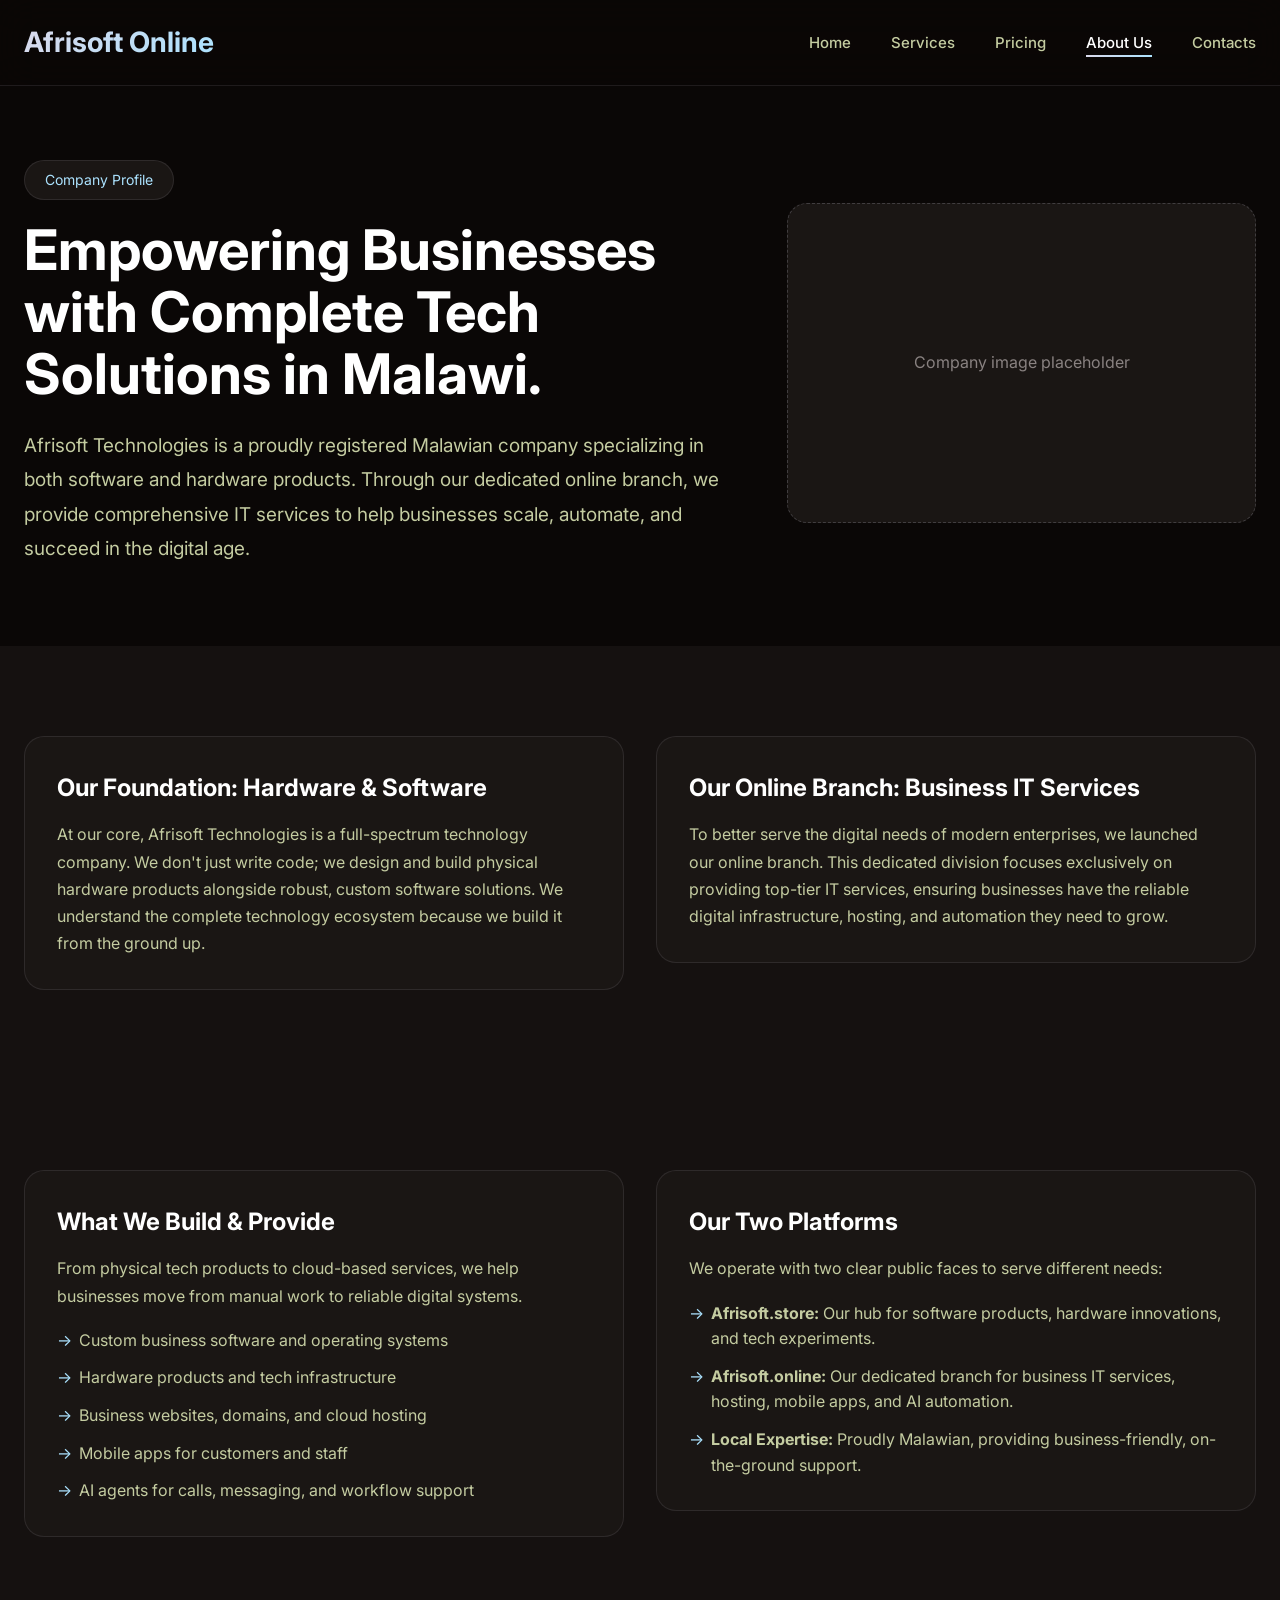
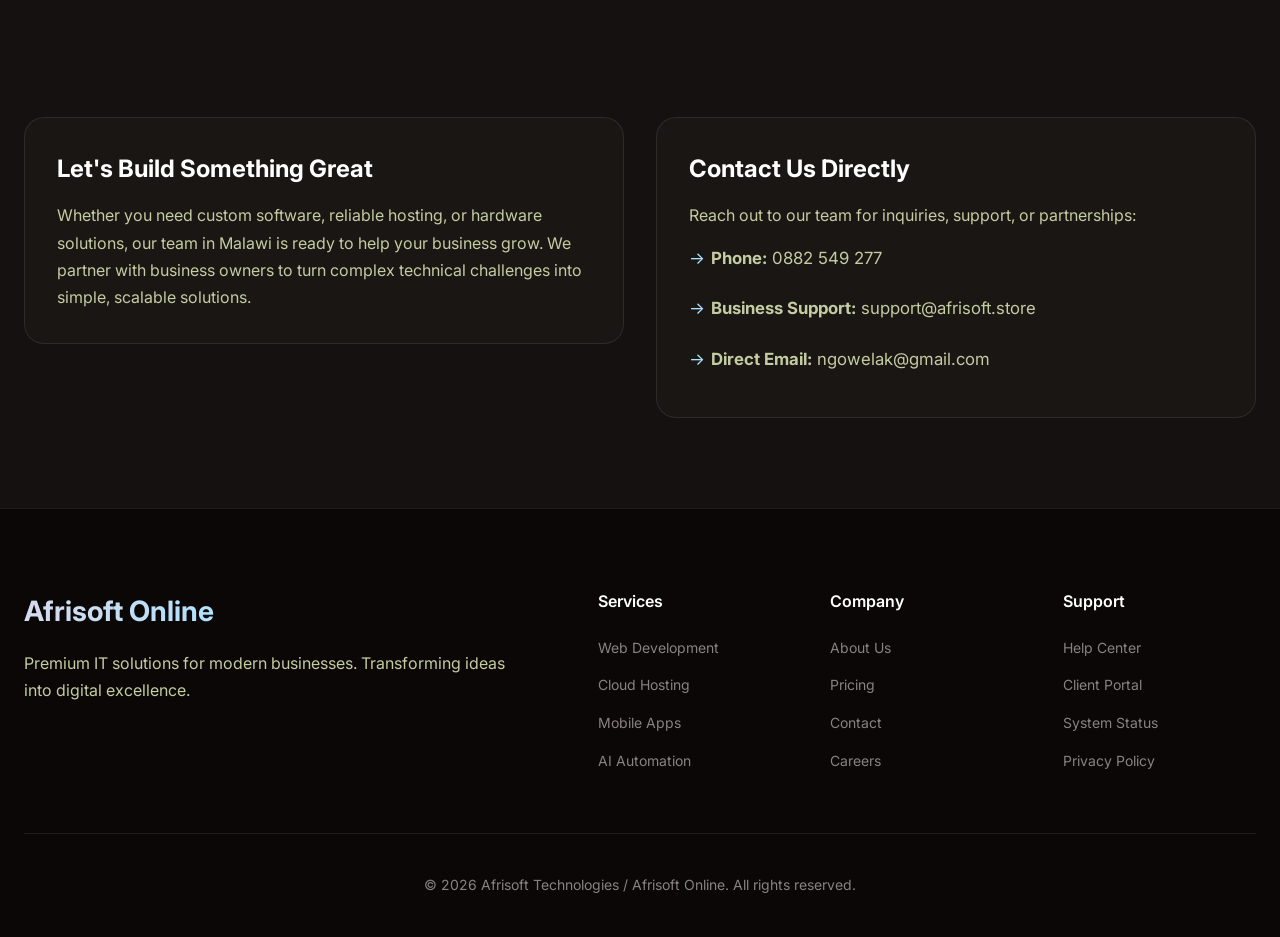
<file: about.html>
<!DOCTYPE html>
<html lang="en">
<head>
    <meta charset="UTF-8">
    <meta name="viewport" content="width=device-width, initial-scale=1.0">
    <title>About Us - Afrisoft Technologies</title>
    <link rel="stylesheet" href="css/style.css">
    <link rel="preconnect" href="https://fonts.googleapis.com">
    <link href="https://fonts.googleapis.com/css2?family=Inter:wght@300;400;500;600;700&display=swap" rel="stylesheet">
</head>
<body>
    <nav class="navbar">
        <div class="container">
            <div class="nav-wrapper">
                <div class="logo"><span class="logo-text">Afrisoft Online</span></div>
                <ul class="nav-menu">
                    <li><a href="index.html" class="nav-link">Home</a></li>
                    <li><a href="index.html#services" class="nav-link">Services</a></li>
                    <li><a href="pricing.html" class="nav-link">Pricing</a></li>
                    <li><a href="about.html" class="nav-link active">About Us</a></li>
                    <li><a href="contact.html" class="nav-link">Contacts</a></li>
                </ul>
                <button class="mobile-menu-toggle"><span></span><span></span><span></span></button>
            </div>
        </div>
    </nav>

    <main>
        <!-- HERO SECTION -->
        <section class="page-hero">
            <div class="container">
                <div class="page-hero-wrapper">
                    <div>
                        <div class="section-badge">Company Profile</div>
                        <h1 class="page-title">Empowering Businesses with Complete Tech Solutions in Malawi.</h1>
                        <p class="page-description">Afrisoft Technologies is a proudly registered Malawian company specializing in both software and hardware products. Through our dedicated online branch, we provide comprehensive IT services to help businesses scale, automate, and succeed in the digital age.</p>
                    </div>
                    <div class="image-placeholder">Company image placeholder</div>
                </div>
            </div>
        </section>

        <!-- SECTION 1: OUR IDENTITY & ROOTS -->
        <section class="content-section">
            <div class="container">
                <div class="detail-grid">
                    <div class="detail-card">
                        <h3>Our Foundation: Hardware & Software</h3>
                        <p>At our core, Afrisoft Technologies is a full-spectrum technology company. We don't just write code; we design and build physical hardware products alongside robust, custom software solutions. We understand the complete technology ecosystem because we build it from the ground up.</p>
                    </div>
                    <div class="detail-card">
                        <h3>Our Online Branch: Business IT Services</h3>
                        <p>To better serve the digital needs of modern enterprises, we launched our online branch. This dedicated division focuses exclusively on providing top-tier IT services, ensuring businesses have the reliable digital infrastructure, hosting, and automation they need to grow.</p>
                    </div>
                </div>
            </div>
        </section>

        <!-- SECTION 2: WHAT WE DO & PLATFORMS -->
        <section class="content-section">
            <div class="container">
                <div class="detail-grid">
                    <div class="detail-card">
                        <h3>What We Build & Provide</h3>
                        <p>From physical tech products to cloud-based services, we help businesses move from manual work to reliable digital systems.</p>
                        <ul>
                            <li>Custom business software and operating systems</li>
                            <li>Hardware products and tech infrastructure</li>
                            <li>Business websites, domains, and cloud hosting</li>
                            <li>Mobile apps for customers and staff</li>
                            <li>AI agents for calls, messaging, and workflow support</li>
                        </ul>
                    </div>
                    <div class="detail-card">
                        <h3>Our Two Platforms</h3>
                        <p>We operate with two clear public faces to serve different needs:</p>
                        <ul>
                            <li><strong>Afrisoft.store:</strong> Our hub for software products, hardware innovations, and tech experiments.</li>
                            <li><strong>Afrisoft.online:</strong> Our dedicated branch for business IT services, hosting, mobile apps, and AI automation.</li>
                            <li><strong>Local Expertise:</strong> Proudly Malawian, providing business-friendly, on-the-ground support.</li>
                        </ul>
                    </div>
                </div>
            </div>
        </section>

        <!-- SECTION 3: CONTACT / GET IN TOUCH -->
        <section class="content-section">
            <div class="container">
                <div class="detail-grid">
                    <div class="detail-card">
                        <h3>Let's Build Something Great</h3>
                        <p>Whether you need custom software, reliable hosting, or hardware solutions, our team in Malawi is ready to help your business grow. We partner with business owners to turn complex technical challenges into simple, scalable solutions.</p>
                    </div>
                    <div class="detail-card">
                        <h3>Contact Us Directly</h3>
                        <p>Reach out to our team for inquiries, support, or partnerships:</p>
                        <!-- Added inline styles to make the list look clean without needing new CSS -->
                        <ul style="list-style: none; padding: 0; margin-top: 15px;">
                            <li style="margin-bottom: 12px; font-size: 1.05rem;">
                                <strong>Phone:</strong> <a href="tel:+265882549277" style="color: inherit; text-decoration: none;">0882 549 277</a>
                            </li>
                            <li style="margin-bottom: 12px; font-size: 1.05rem;">
                                <strong>Business Support:</strong> <a href="mailto:support@afrisoft.store" style="color: inherit; text-decoration: none;">support@afrisoft.store</a>
                            </li>
                            <li style="margin-bottom: 12px; font-size: 1.05rem;">
                                <strong>Direct Email:</strong> <a href="mailto:ngowelak@gmail.com" style="color: inherit; text-decoration: none;">ngowelak@gmail.com</a>
                            </li>
                        </ul>
                    </div>
                </div>
            </div>
        </section>
    </main>

    <footer class="footer">
        <div class="container">
            <div class="footer-wrapper">
                <div class="footer-brand">
                    <div class="logo-text">Afrisoft Online</div>
                    <p>Premium IT solutions for modern businesses. Transforming ideas into digital excellence.</p>
                </div>
                <div class="footer-links">
                    <div class="footer-column">
                        <h5>Services</h5>
                        <ul>
                            <li><a href="web-development.html">Web Development</a></li>
                            <li><a href="cloud-hosting.html">Cloud Hosting</a></li>
                            <li><a href="mobile-apps.html">Mobile Apps</a></li>
                            <li><a href="ai-automation.html">AI Automation</a></li>
                        </ul>
                    </div>
                    <div class="footer-column">
                        <h5>Company</h5>
                        <ul>
                            <li><a href="about.html">About Us</a></li>
                            <li><a href="pricing.html">Pricing</a></li>
                            <li><a href="contact.html">Contact</a></li>
                            <li><a href="careers.html">Careers</a></li>
                        </ul>
                    </div>
                    <div class="footer-column">
                        <h5>Support</h5>
                        <ul>
                            <li><a href="contact.html">Help Center</a></li>
                            <li><a href="contact.html">Client Portal</a></li>
                            <li><a href="contact.html">System Status</a></li>
                            <li><a href="privacy-policy.html">Privacy Policy</a></li>
                        </ul>
                    </div>
                </div>
            </div>
            <div class="footer-bottom"><p>&copy; 2026 Afrisoft Technologies / Afrisoft Online. All rights reserved.</p></div>
        </div>
    </footer>
    <script src="js/main.js"></script>
</body>
</html>
</file>
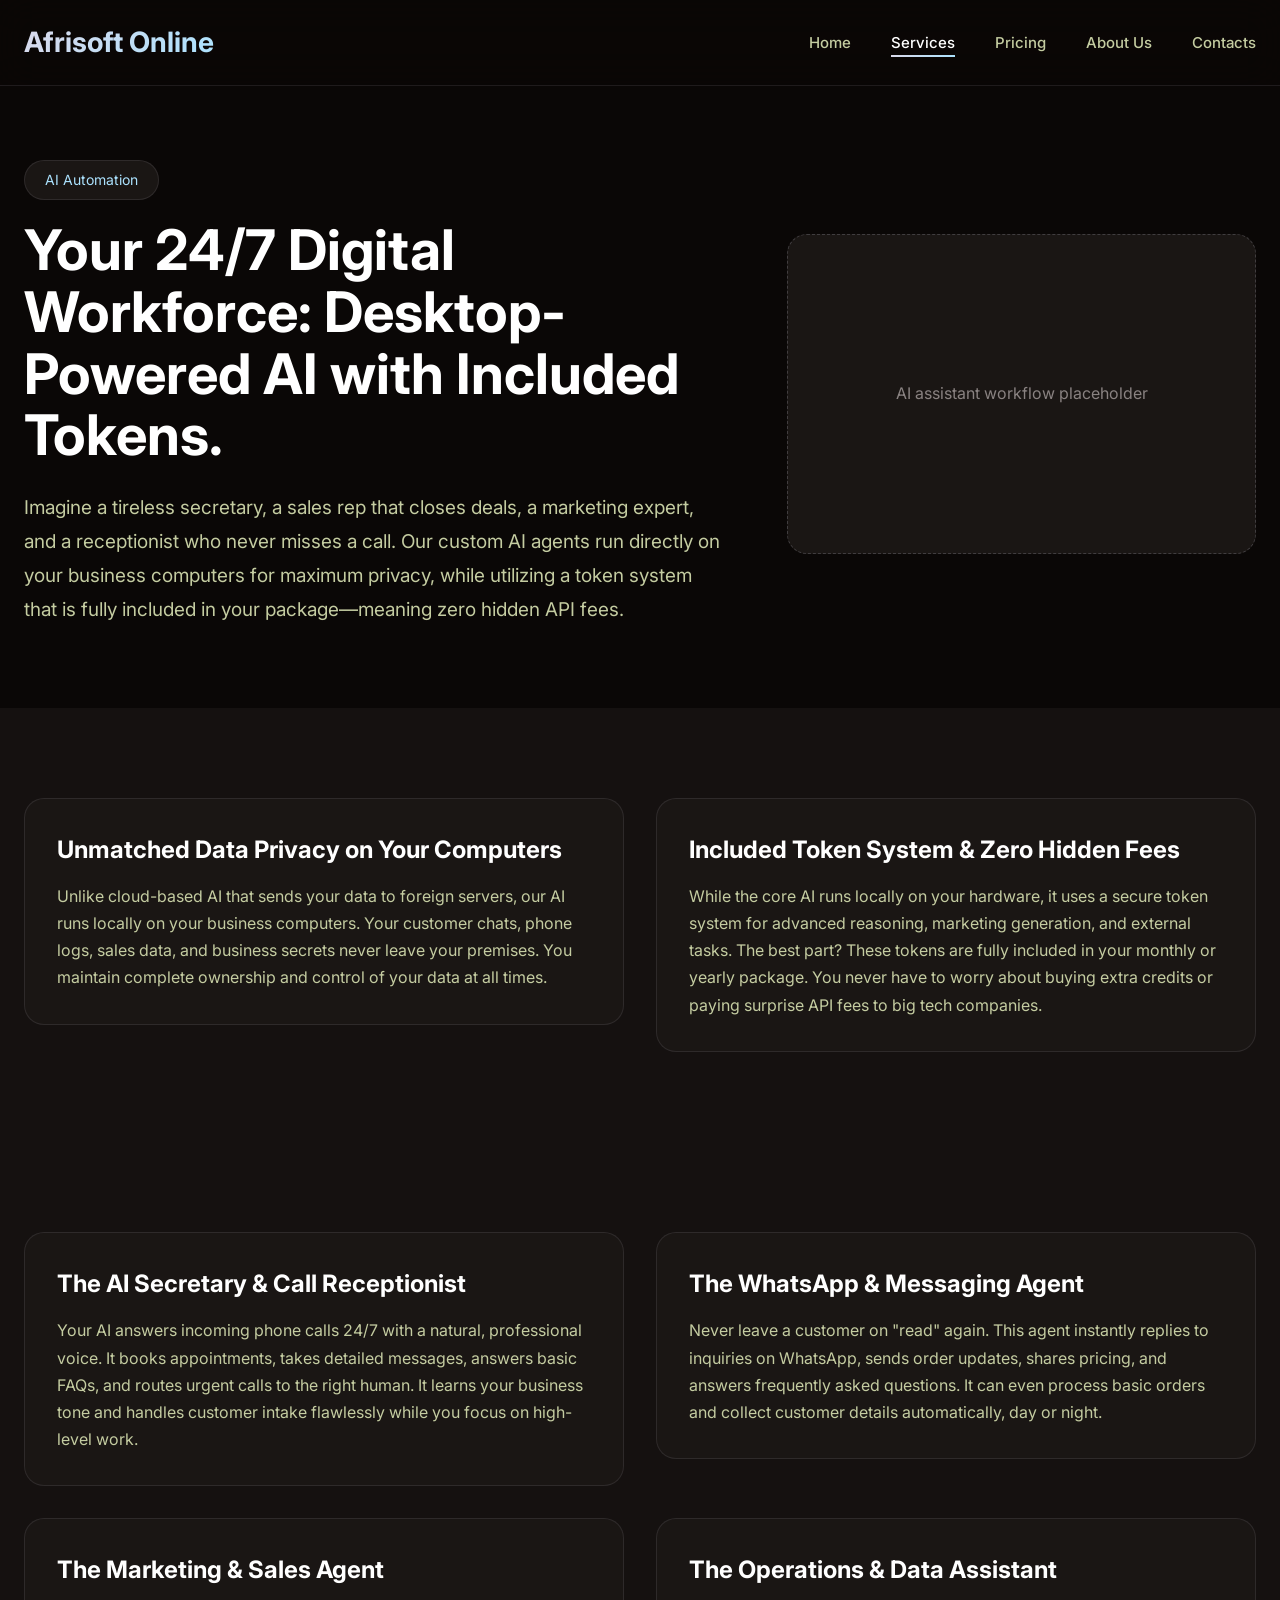
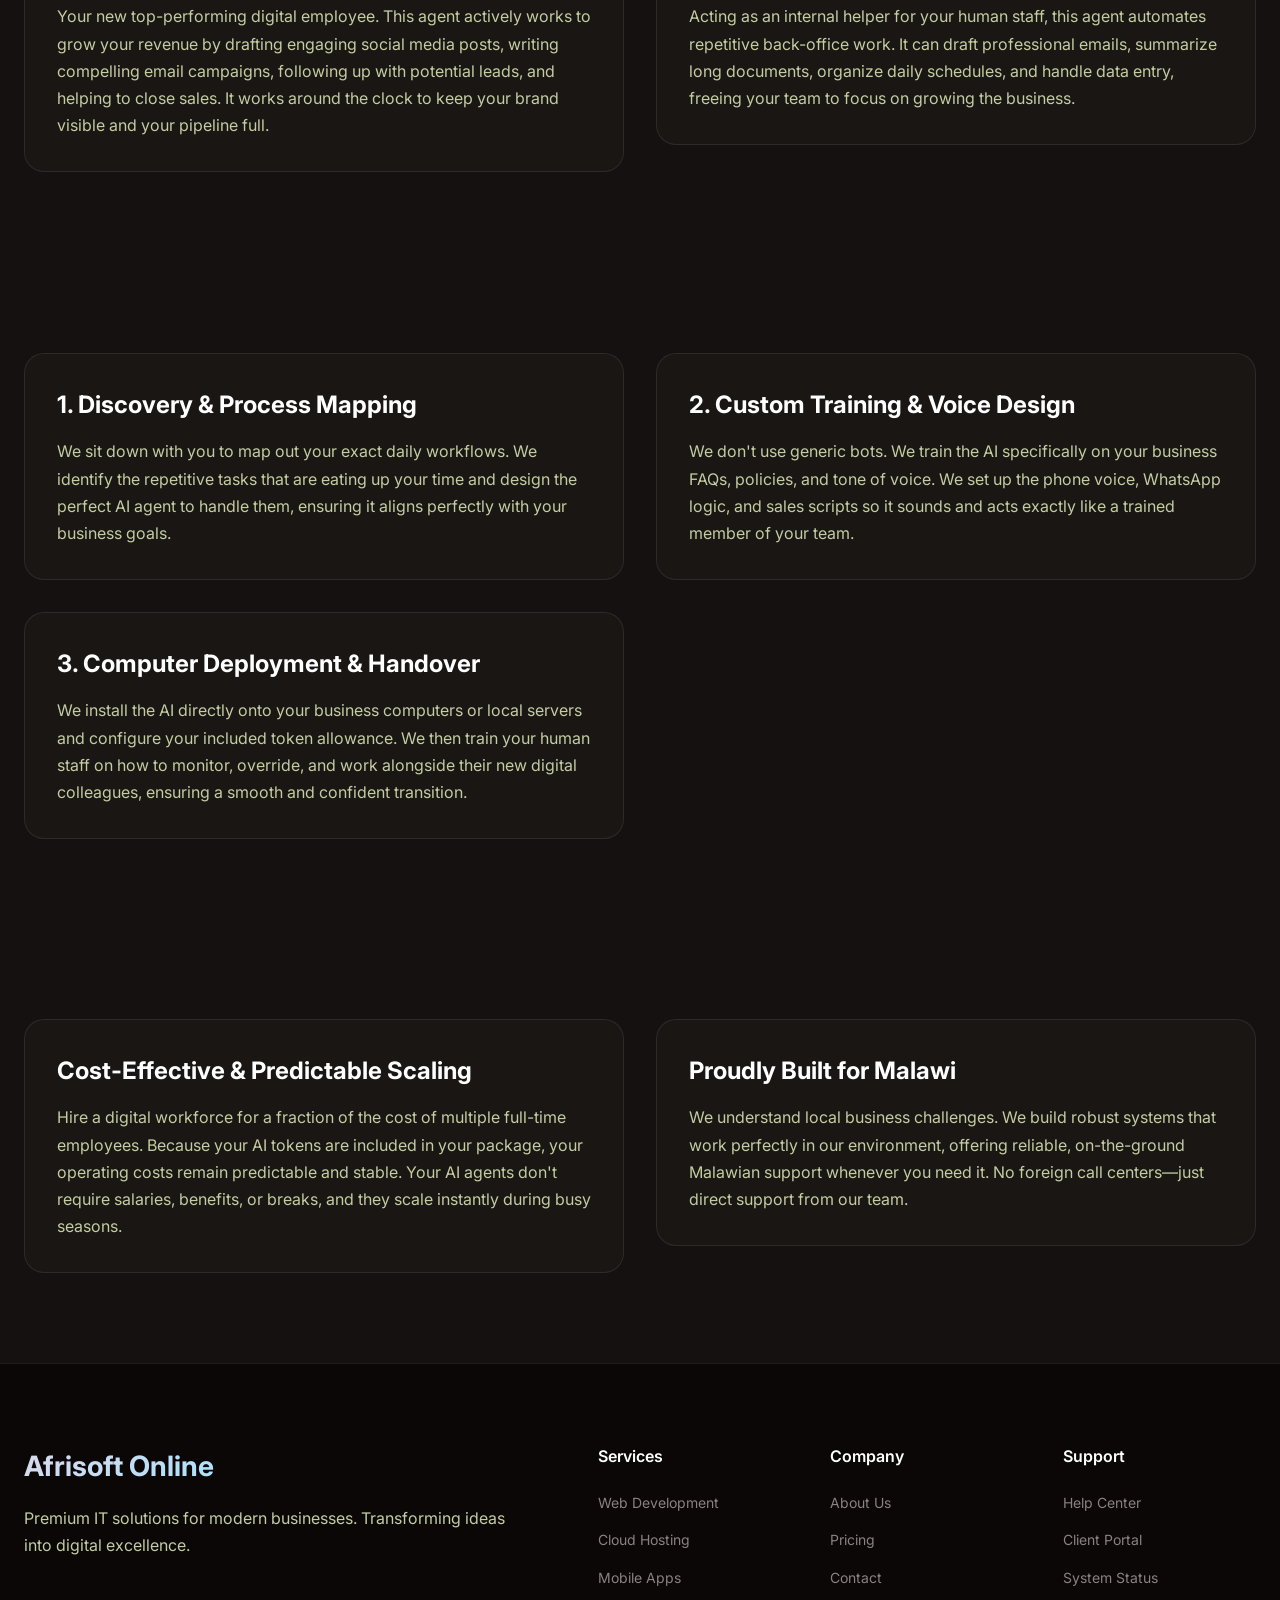
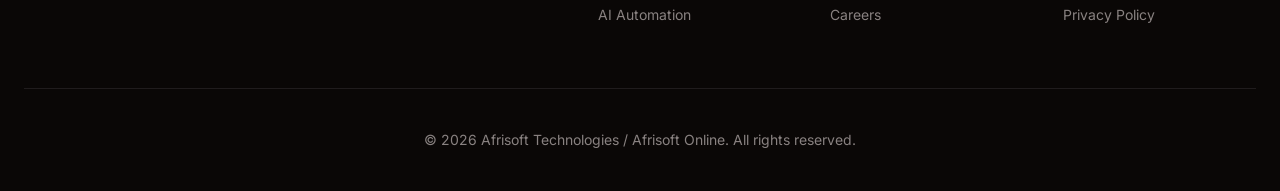
<file: ai-automation.html>
<!DOCTYPE html>
<html lang="en">
<head>
    <meta charset="UTF-8">
    <meta name="viewport" content="width=device-width, initial-scale=1.0">
    <title>AI Automation & Digital Staff - Afrisoft Online</title>
    <link rel="stylesheet" href="css/style.css">
    <link rel="preconnect" href="https://fonts.googleapis.com">
    <link href="https://fonts.googleapis.com/css2?family=Inter:wght@300;400;500;600;700&display=swap" rel="stylesheet">
</head>
<body>
    <nav class="navbar">
        <div class="container">
            <div class="nav-wrapper">
                <div class="logo"><span class="logo-text">Afrisoft Online</span></div>
                <ul class="nav-menu">
                    <li><a href="index.html" class="nav-link">Home</a></li>
                    <li><a href="index.html#services" class="nav-link active">Services</a></li>
                    <li><a href="pricing.html" class="nav-link">Pricing</a></li>
                    <li><a href="about.html" class="nav-link">About Us</a></li>
                    <li><a href="contact.html" class="nav-link">Contacts</a></li>
                </ul>
                <button class="mobile-menu-toggle"><span></span><span></span><span></span></button>
            </div>
        </div>
    </nav>

    <main>
        <!-- HERO SECTION -->
        <section class="page-hero">
            <div class="container">
                <div class="page-hero-wrapper">
                    <div>
                        <div class="section-badge">AI Automation</div>
                        <h1 class="page-title">Your 24/7 Digital Workforce: Desktop-Powered AI with Included Tokens.</h1>
                        <p class="page-description">Imagine a tireless secretary, a sales rep that closes deals, a marketing expert, and a receptionist who never misses a call. Our custom AI agents run directly on your business computers for maximum privacy, while utilizing a token system that is fully included in your package—meaning zero hidden API fees.</p>
                    </div>
                    <div class="image-placeholder">AI assistant workflow placeholder</div>
                </div>
            </div>
        </section>

        <!-- SECTION 1: WHY LOCAL AI & TOKENS? (BUILDING TRUST) -->
        <section class="content-section">
            <div class="container">
                <div class="detail-grid">
                    <div class="detail-card">
                        <h3>Unmatched Data Privacy on Your Computers</h3>
                        <p>Unlike cloud-based AI that sends your data to foreign servers, our AI runs locally on your business computers. Your customer chats, phone logs, sales data, and business secrets never leave your premises. You maintain complete ownership and control of your data at all times.</p>
                    </div>
                    <div class="detail-card">
                        <h3>Included Token System & Zero Hidden Fees</h3>
                        <p>While the core AI runs locally on your hardware, it uses a secure token system for advanced reasoning, marketing generation, and external tasks. The best part? These tokens are fully included in your monthly or yearly package. You never have to worry about buying extra credits or paying surprise API fees to big tech companies.</p>
                    </div>
                </div>
            </div>
        </section>

        <!-- SECTION 2: MEET YOUR DIGITAL STAFF -->
        <section class="content-section">
            <div class="container">
                <div class="detail-grid">
                    <div class="detail-card">
                        <h3>The AI Secretary & Call Receptionist</h3>
                        <p>Your AI answers incoming phone calls 24/7 with a natural, professional voice. It books appointments, takes detailed messages, answers basic FAQs, and routes urgent calls to the right human. It learns your business tone and handles customer intake flawlessly while you focus on high-level work.</p>
                    </div>
                    <div class="detail-card">
                        <h3>The WhatsApp & Messaging Agent</h3>
                        <p>Never leave a customer on "read" again. This agent instantly replies to inquiries on WhatsApp, sends order updates, shares pricing, and answers frequently asked questions. It can even process basic orders and collect customer details automatically, day or night.</p>
                    </div>
                    <div class="detail-card">
                        <h3>The Marketing & Sales Agent</h3>
                        <p>Your new top-performing digital employee. This agent actively works to grow your revenue by drafting engaging social media posts, writing compelling email campaigns, following up with potential leads, and helping to close sales. It works around the clock to keep your brand visible and your pipeline full.</p>
                    </div>
                    <div class="detail-card">
                        <h3>The Operations & Data Assistant</h3>
                        <p>Acting as an internal helper for your human staff, this agent automates repetitive back-office work. It can draft professional emails, summarize long documents, organize daily schedules, and handle data entry, freeing your team to focus on growing the business.</p>
                    </div>
                </div>
            </div>
        </section>

        <!-- SECTION 3: HOW WE BUILD & DEPLOY -->
        <section class="content-section">
            <div class="container">
                <div class="detail-grid">
                    <div class="detail-card">
                        <h3>1. Discovery & Process Mapping</h3>
                        <p>We sit down with you to map out your exact daily workflows. We identify the repetitive tasks that are eating up your time and design the perfect AI agent to handle them, ensuring it aligns perfectly with your business goals.</p>
                    </div>
                    <div class="detail-card">
                        <h3>2. Custom Training & Voice Design</h3>
                        <p>We don't use generic bots. We train the AI specifically on your business FAQs, policies, and tone of voice. We set up the phone voice, WhatsApp logic, and sales scripts so it sounds and acts exactly like a trained member of your team.</p>
                    </div>
                    <div class="detail-card">
                        <h3>3. Computer Deployment & Handover</h3>
                        <p>We install the AI directly onto your business computers or local servers and configure your included token allowance. We then train your human staff on how to monitor, override, and work alongside their new digital colleagues, ensuring a smooth and confident transition.</p>
                    </div>
                </div>
            </div>
        </section>

        <!-- SECTION 4: WHY BUSINESS OWNERS CHOOSE US -->
        <section class="content-section">
            <div class="container">
                <div class="detail-grid">
                    <div class="detail-card">
                        <h3>Cost-Effective & Predictable Scaling</h3>
                        <p>Hire a digital workforce for a fraction of the cost of multiple full-time employees. Because your AI tokens are included in your package, your operating costs remain predictable and stable. Your AI agents don't require salaries, benefits, or breaks, and they scale instantly during busy seasons.</p>
                    </div>
                    <div class="detail-card">
                        <h3>Proudly Built for Malawi</h3>
                        <p>We understand local business challenges. We build robust systems that work perfectly in our environment, offering reliable, on-the-ground Malawian support whenever you need it. No foreign call centers—just direct support from our team.</p>
                    </div>
                </div>
            </div>
        </section>
    </main>

    <footer class="footer">
        <div class="container">
            <div class="footer-wrapper">
                <div class="footer-brand">
                    <div class="logo-text">Afrisoft Online</div>
                    <p>Premium IT solutions for modern businesses. Transforming ideas into digital excellence.</p>
                </div>
                <div class="footer-links">
                    <div class="footer-column">
                        <h5>Services</h5>
                        <ul>
                            <li><a href="web-development.html">Web Development</a></li>
                            <li><a href="cloud-hosting.html">Cloud Hosting</a></li>
                            <li><a href="mobile-apps.html">Mobile Apps</a></li>
                            <li><a href="ai-automation.html">AI Automation</a></li>
                        </ul>
                    </div>
                    <div class="footer-column">
                        <h5>Company</h5>
                        <ul>
                            <li><a href="about.html">About Us</a></li>
                            <li><a href="pricing.html">Pricing</a></li>
                            <li><a href="contact.html">Contact</a></li>
                            <li><a href="careers.html">Careers</a></li>
                        </ul>
                    </div>
                    <div class="footer-column">
                        <h5>Support</h5>
                        <ul>
                            <li><a href="contact.html">Help Center</a></li>
                            <li><a href="contact.html">Client Portal</a></li>
                            <li><a href="contact.html">System Status</a></li>
                            <li><a href="privacy-policy.html">Privacy Policy</a></li>
                        </ul>
                    </div>
                </div>
            </div>
            <div class="footer-bottom"><p>&copy; 2026 Afrisoft Technologies / Afrisoft Online. All rights reserved.</p></div>
        </div>
    </footer>
    <script src="js/main.js"></script>
</body>
</html>
</file>
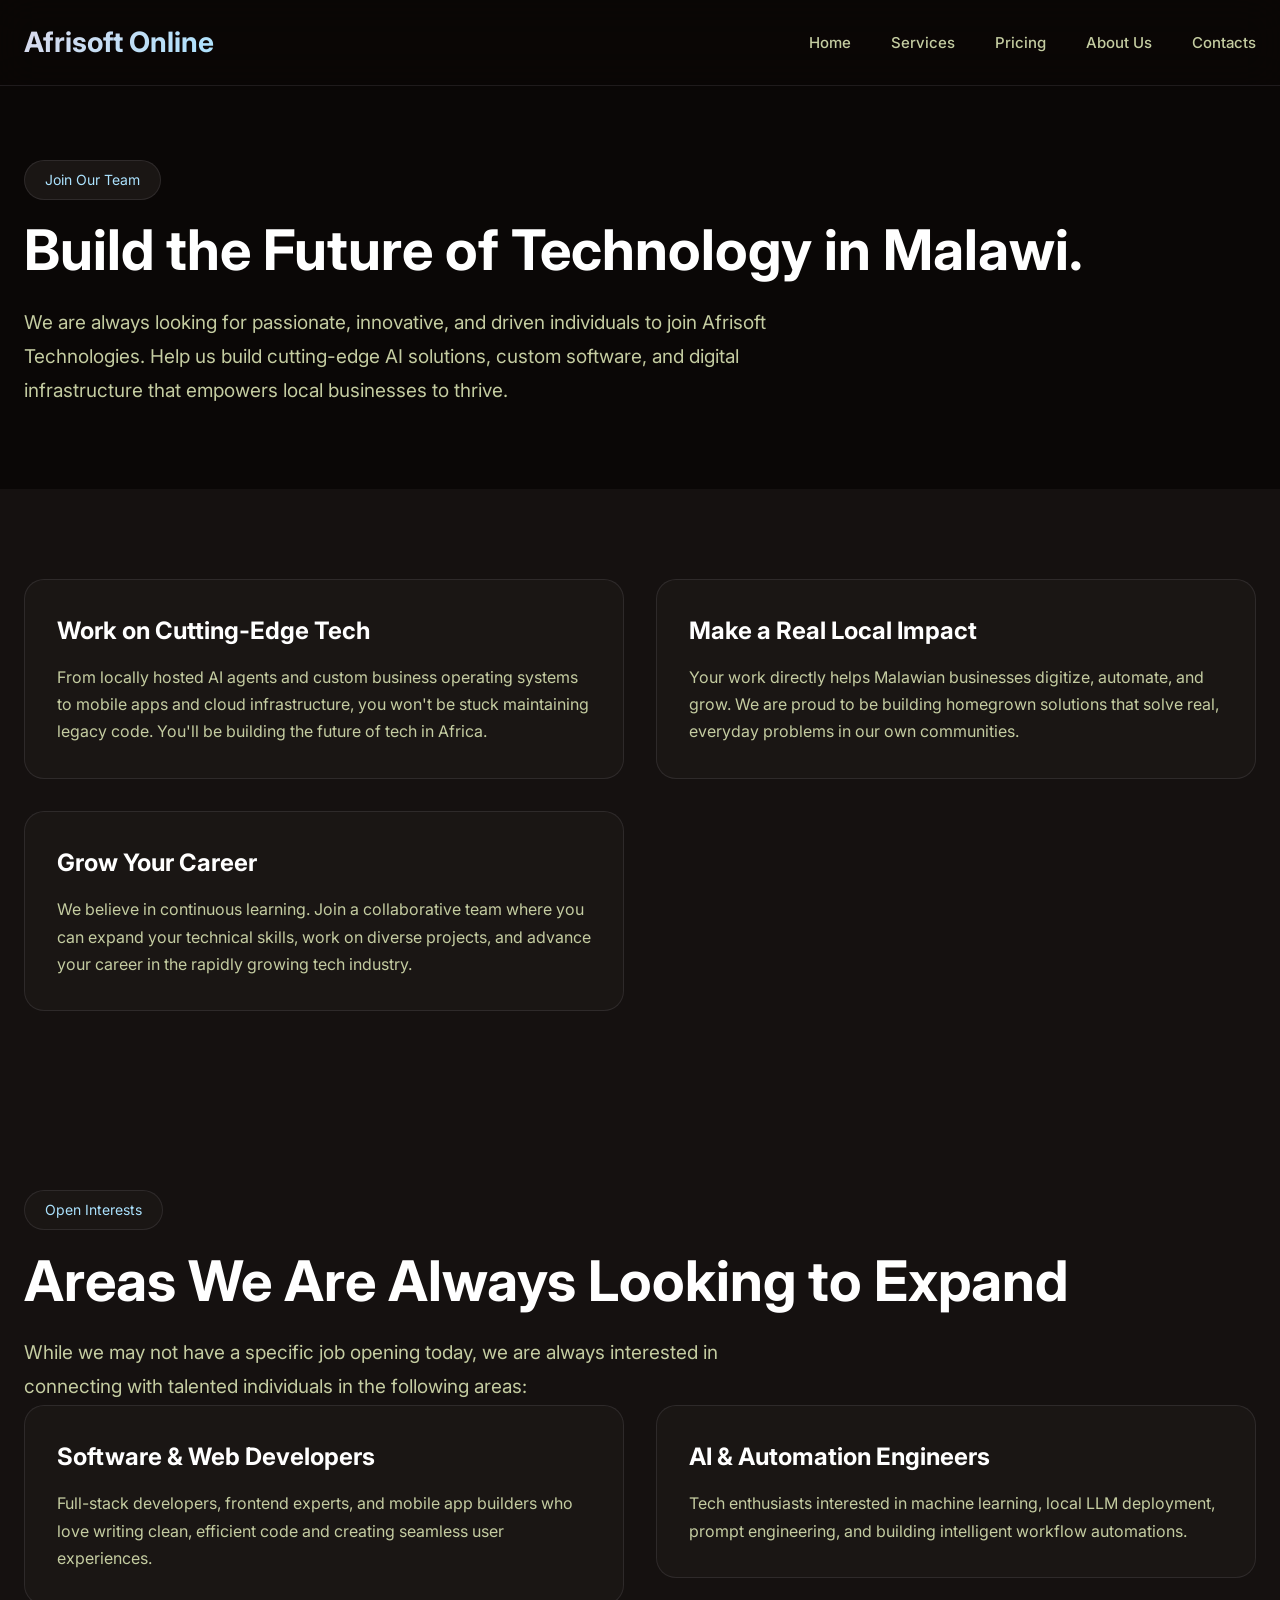
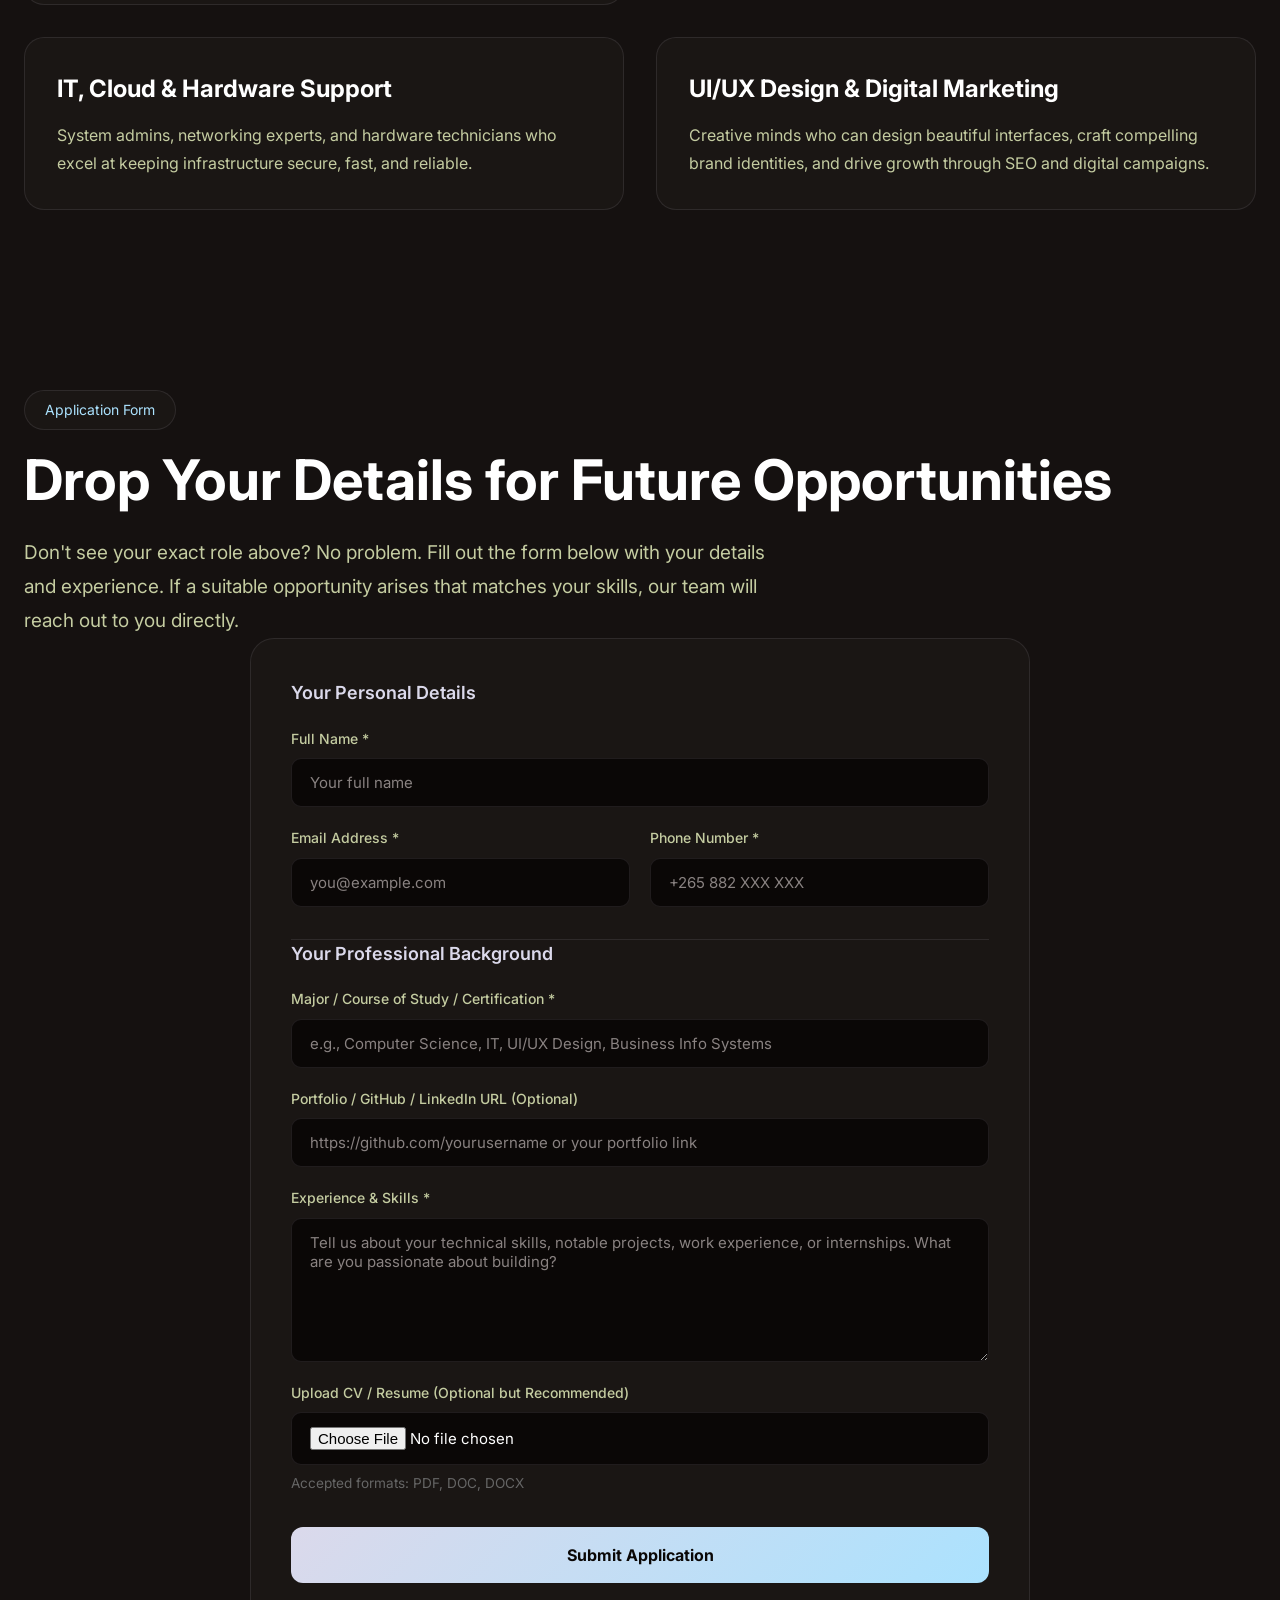
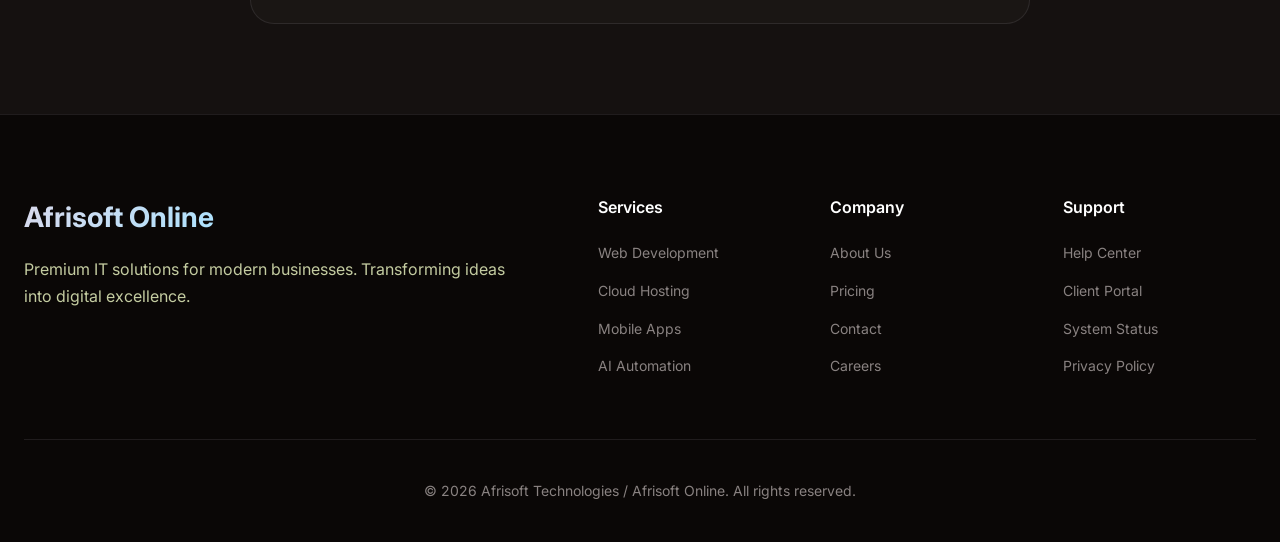
<file: careers.html>
<!DOCTYPE html>
<html lang="en">
<head>
    <meta charset="UTF-8">
    <meta name="viewport" content="width=device-width, initial-scale=1.0">
    <title>Careers - Afrisoft Online</title>
    <link rel="stylesheet" href="css/style.css">
    <link rel="preconnect" href="https://fonts.googleapis.com">
    <link href="https://fonts.googleapis.com/css2?family=Inter:wght@300;400;500;600;700&display=swap" rel="stylesheet">
</head>
<body>
    <nav class="navbar">
        <div class="container">
            <div class="nav-wrapper">
                <div class="logo"><span class="logo-text">Afrisoft Online</span></div>
                <ul class="nav-menu">
                    <li><a href="index.html" class="nav-link">Home</a></li>
                    <li><a href="index.html#services" class="nav-link">Services</a></li>
                    <li><a href="pricing.html" class="nav-link">Pricing</a></li>
                    <li><a href="about.html" class="nav-link">About Us</a></li>
                    <li><a href="contact.html" class="nav-link">Contacts</a></li>
                </ul>
                <button class="mobile-menu-toggle"><span></span><span></span><span></span></button>
            </div>
        </div>
    </nav>

    <main>
        <!-- HERO SECTION -->
        <section class="page-hero">
            <div class="container">
                <div class="section-badge">Join Our Team</div>
                <h1 class="page-title">Build the Future of Technology in Malawi.</h1>
                <p class="page-description">We are always looking for passionate, innovative, and driven individuals to join Afrisoft Technologies. Help us build cutting-edge AI solutions, custom software, and digital infrastructure that empowers local businesses to thrive.</p>
            </div>
        </section>

        <!-- SECTION 1: WHY WORK WITH US -->
        <section class="content-section">
            <div class="container">
                <div class="detail-grid">
                    <div class="detail-card">
                        <h3>Work on Cutting-Edge Tech</h3>
                        <p>From locally hosted AI agents and custom business operating systems to mobile apps and cloud infrastructure, you won't be stuck maintaining legacy code. You'll be building the future of tech in Africa.</p>
                    </div>
                    <div class="detail-card">
                        <h3>Make a Real Local Impact</h3>
                        <p>Your work directly helps Malawian businesses digitize, automate, and grow. We are proud to be building homegrown solutions that solve real, everyday problems in our own communities.</p>
                    </div>
                    <div class="detail-card">
                        <h3>Grow Your Career</h3>
                        <p>We believe in continuous learning. Join a collaborative team where you can expand your technical skills, work on diverse projects, and advance your career in the rapidly growing tech industry.</p>
                    </div>
                </div>
            </div>
        </section>

        <!-- SECTION 2: WHO WE ARE LOOKING FOR -->
        <section class="content-section">
            <div class="container">
                <div class="section-badge">Open Interests</div>
                <h2 class="page-title">Areas We Are Always Looking to Expand</h2>
                <p class="page-description">While we may not have a specific job opening today, we are always interested in connecting with talented individuals in the following areas:</p>
                <div class="detail-grid">
                    <div class="detail-card">
                        <h3>Software & Web Developers</h3>
                        <p>Full-stack developers, frontend experts, and mobile app builders who love writing clean, efficient code and creating seamless user experiences.</p>
                    </div>
                    <div class="detail-card">
                        <h3>AI & Automation Engineers</h3>
                        <p>Tech enthusiasts interested in machine learning, local LLM deployment, prompt engineering, and building intelligent workflow automations.</p>
                    </div>
                    <div class="detail-card">
                        <h3>IT, Cloud & Hardware Support</h3>
                        <p>System admins, networking experts, and hardware technicians who excel at keeping infrastructure secure, fast, and reliable.</p>
                    </div>
                    <div class="detail-card">
                        <h3>UI/UX Design & Digital Marketing</h3>
                        <p>Creative minds who can design beautiful interfaces, craft compelling brand identities, and drive growth through SEO and digital campaigns.</p>
                    </div>
                </div>
            </div>
        </section>

        <!-- SECTION 3: APPLICATION FORM -->
        <section class="content-section">
            <div class="container">
                <div class="section-badge">Application Form</div>
                <h2 class="page-title">Drop Your Details for Future Opportunities</h2>
                <p class="page-description">Don't see your exact role above? No problem. Fill out the form below with your details and experience. If a suitable opportunity arises that matches your skills, our team will reach out to you directly.</p>
                
                <form class="career-form" id="careerForm" action="https://formspree.io/f/xkoandvy" method="POST" enctype="multipart/form-data">
                    <input type="hidden" name="_subject" value="New Afrisoft Online career application">
                    <div class="form-section">
                        <h4>Your Personal Details</h4>
                        <div class="form-group">
                            <label for="careerName">Full Name *</label>
                            <input type="text" id="careerName" name="name" required placeholder="Your full name">
                        </div>
                        <div class="form-row">
                            <div class="form-group">
                                <label for="careerEmail">Email Address *</label>
                                <input type="email" id="careerEmail" name="email" required placeholder="you@example.com">
                            </div>
                            <div class="form-group">
                                <label for="careerPhone">Phone Number *</label>
                                <input type="tel" id="careerPhone" name="phone" required placeholder="+265 882 XXX XXX">
                            </div>
                        </div>
                    </div>

                    <div class="form-section">
                        <h4>Your Professional Background</h4>
                        <div class="form-group">
                            <label for="careerCourse">Major / Course of Study / Certification *</label>
                            <input type="text" id="careerCourse" name="course_or_certification" required placeholder="e.g., Computer Science, IT, UI/UX Design, Business Info Systems">
                        </div>
                        <div class="form-group">
                            <label for="careerPortfolio">Portfolio / GitHub / LinkedIn URL (Optional)</label>
                            <input type="url" id="careerPortfolio" name="portfolio_url" placeholder="https://github.com/yourusername or your portfolio link">
                        </div>
                        <div class="form-group">
                            <label for="careerExperience">Experience & Skills *</label>
                            <textarea id="careerExperience" name="experience_and_skills" rows="6" required placeholder="Tell us about your technical skills, notable projects, work experience, or internships. What are you passionate about building?"></textarea>
                        </div>
                        <div class="form-group">
                            <label for="careerCV">Upload CV / Resume (Optional but Recommended)</label>
                            <input type="file" id="careerCV" name="cv_resume" accept=".pdf,.doc,.docx">
                            <small style="color: #666; font-size: 0.85rem;">Accepted formats: PDF, DOC, DOCX</small>
                        </div>
                    </div>
                    <button type="submit" class="btn btn-submit">Submit Application</button>
                </form>
            </div>
        </section>
    </main>

    <footer class="footer">
        <div class="container">
            <div class="footer-wrapper">
                <div class="footer-brand">
                    <div class="logo-text">Afrisoft Online</div>
                    <p>Premium IT solutions for modern businesses. Transforming ideas into digital excellence.</p>
                </div>
                <div class="footer-links">
                    <div class="footer-column">
                        <h5>Services</h5>
                        <ul>
                            <li><a href="web-development.html">Web Development</a></li>
                            <li><a href="cloud-hosting.html">Cloud Hosting</a></li>
                            <li><a href="mobile-apps.html">Mobile Apps</a></li>
                            <li><a href="ai-automation.html">AI Automation</a></li>
                        </ul>
                    </div>
                    <div class="footer-column">
                        <h5>Company</h5>
                        <ul>
                            <li><a href="about.html">About Us</a></li>
                            <li><a href="pricing.html">Pricing</a></li>
                            <li><a href="contact.html">Contact</a></li>
                            <li><a href="careers.html">Careers</a></li>
                        </ul>
                    </div>
                    <div class="footer-column">
                        <h5>Support</h5>
                        <ul>
                            <li><a href="contact.html">Help Center</a></li>
                            <li><a href="contact.html">Client Portal</a></li>
                            <li><a href="contact.html">System Status</a></li>
                            <li><a href="privacy-policy.html">Privacy Policy</a></li>
                        </ul>
                    </div>
                </div>
            </div>
            <div class="footer-bottom"><p>&copy; 2026 Afrisoft Technologies / Afrisoft Online. All rights reserved.</p></div>
        </div>
    </footer>
    <script src="js/main.js"></script>
</body>
</html>
</file>
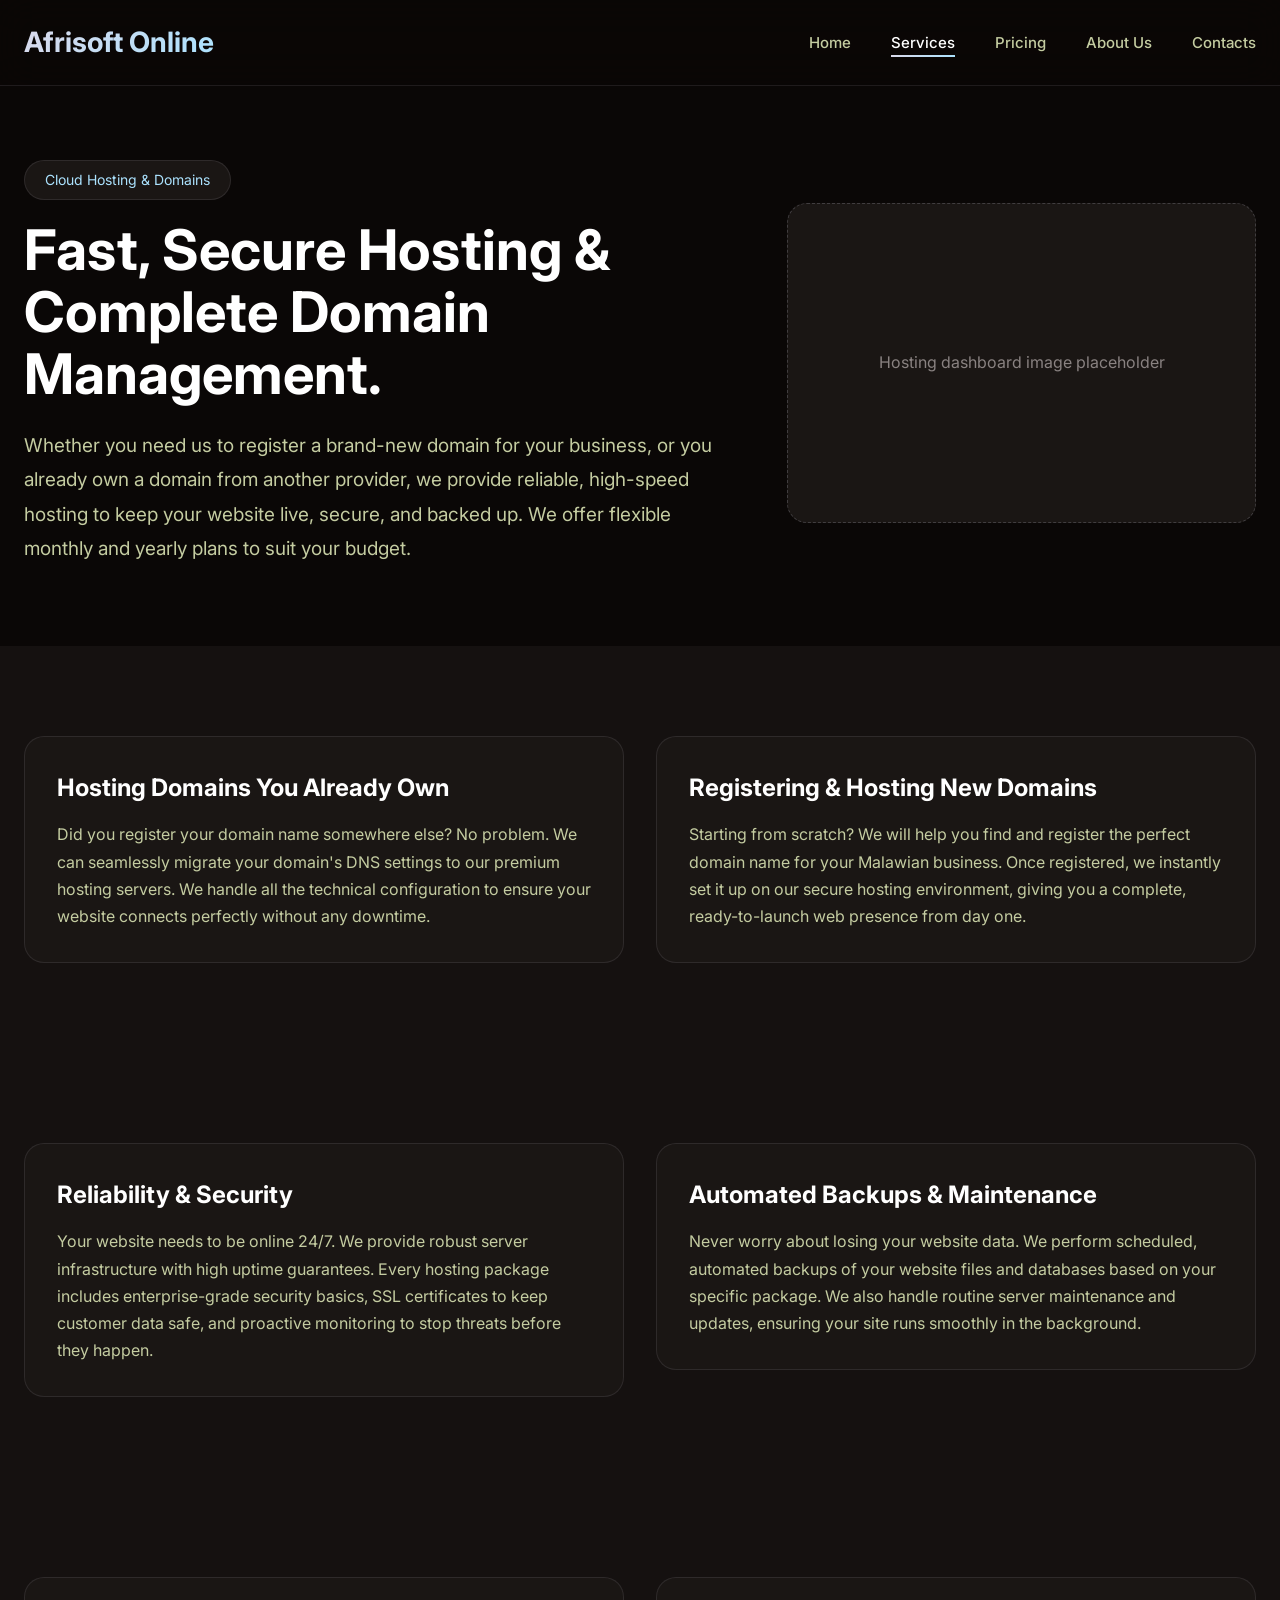
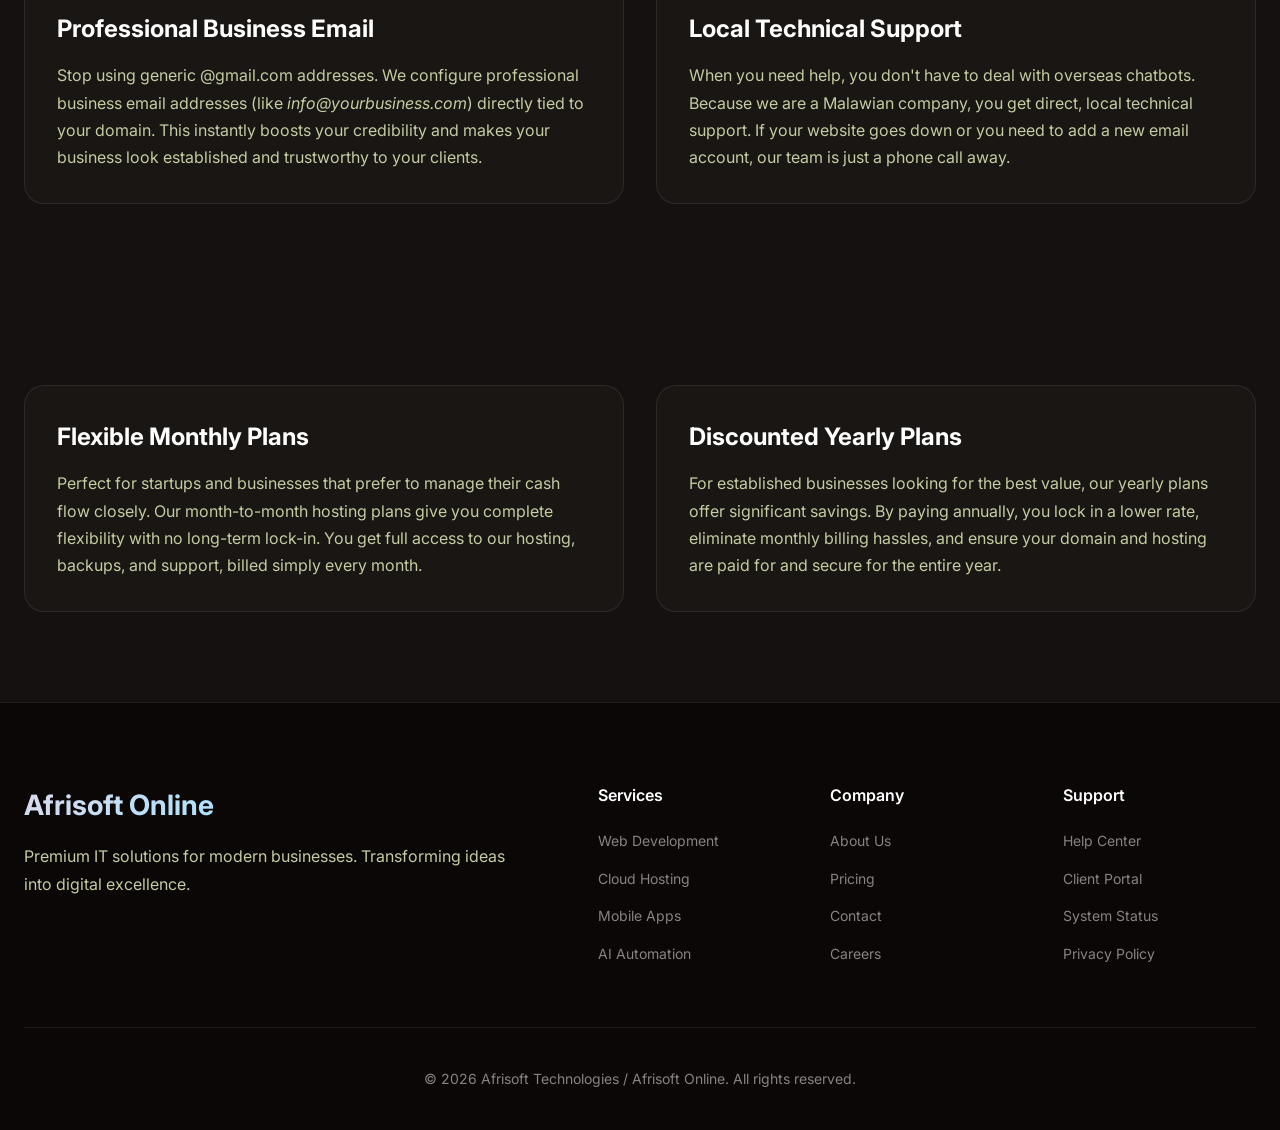
<file: cloud-hosting.html>
<!DOCTYPE html>
<html lang="en">
<head>
    <meta charset="UTF-8">
    <meta name="viewport" content="width=device-width, initial-scale=1.0">
    <title>Cloud Hosting & Domain Management - Afrisoft Online</title>
    <link rel="stylesheet" href="css/style.css">
    <link rel="preconnect" href="https://fonts.googleapis.com">
    <link href="https://fonts.googleapis.com/css2?family=Inter:wght@300;400;500;600;700&display=swap" rel="stylesheet">
</head>
<body>
    <nav class="navbar">
        <div class="container">
            <div class="nav-wrapper">
                <div class="logo"><span class="logo-text">Afrisoft Online</span></div>
                <ul class="nav-menu">
                    <li><a href="index.html" class="nav-link">Home</a></li>
                    <li><a href="index.html#services" class="nav-link active">Services</a></li>
                    <li><a href="pricing.html" class="nav-link">Pricing</a></li>
                    <li><a href="about.html" class="nav-link">About Us</a></li>
                    <li><a href="contact.html" class="nav-link">Contacts</a></li>
                </ul>
                <button class="mobile-menu-toggle"><span></span><span></span><span></span></button>
            </div>
        </div>
    </nav>

    <main>
        <!-- HERO SECTION -->
        <section class="page-hero">
            <div class="container">
                <div class="page-hero-wrapper">
                    <div>
                        <div class="section-badge">Cloud Hosting & Domains</div>
                        <h1 class="page-title">Fast, Secure Hosting & Complete Domain Management.</h1>
                        <p class="page-description">Whether you need us to register a brand-new domain for your business, or you already own a domain from another provider, we provide reliable, high-speed hosting to keep your website live, secure, and backed up. We offer flexible monthly and yearly plans to suit your budget.</p>
                    </div>
                    <div class="image-placeholder">Hosting dashboard image placeholder</div>
                </div>
            </div>
        </section>

        <!-- SECTION 1: DOMAIN HOSTING FLEXIBILITY -->
        <section class="content-section">
            <div class="container">
                <div class="detail-grid">
                    <div class="detail-card">
                        <h3>Hosting Domains You Already Own</h3>
                        <p>Did you register your domain name somewhere else? No problem. We can seamlessly migrate your domain's DNS settings to our premium hosting servers. We handle all the technical configuration to ensure your website connects perfectly without any downtime.</p>
                    </div>
                    <div class="detail-card">
                        <h3>Registering & Hosting New Domains</h3>
                        <p>Starting from scratch? We will help you find and register the perfect domain name for your Malawian business. Once registered, we instantly set it up on our secure hosting environment, giving you a complete, ready-to-launch web presence from day one.</p>
                    </div>
                </div>
            </div>
        </section>

        <!-- SECTION 2: CORE HOSTING FEATURES -->
        <section class="content-section">
            <div class="container">
                <div class="detail-grid">
                    <div class="detail-card">
                        <h3>Reliability & Security</h3>
                        <p>Your website needs to be online 24/7. We provide robust server infrastructure with high uptime guarantees. Every hosting package includes enterprise-grade security basics, SSL certificates to keep customer data safe, and proactive monitoring to stop threats before they happen.</p>
                    </div>
                    <div class="detail-card">
                        <h3>Automated Backups & Maintenance</h3>
                        <p>Never worry about losing your website data. We perform scheduled, automated backups of your website files and databases based on your specific package. We also handle routine server maintenance and updates, ensuring your site runs smoothly in the background.</p>
                    </div>
                </div>
            </div>
        </section>

        <!-- SECTION 3: EMAIL & WORKSPACE -->
        <section class="content-section">
            <div class="container">
                <div class="detail-grid">
                    <div class="detail-card">
                        <h3>Professional Business Email</h3>
                        <p>Stop using generic @gmail.com addresses. We configure professional business email addresses (like <em>info@yourbusiness.com</em>) directly tied to your domain. This instantly boosts your credibility and makes your business look established and trustworthy to your clients.</p>
                    </div>
                    <div class="detail-card">
                        <h3>Local Technical Support</h3>
                        <p>When you need help, you don't have to deal with overseas chatbots. Because we are a Malawian company, you get direct, local technical support. If your website goes down or you need to add a new email account, our team is just a phone call away.</p>
                    </div>
                </div>
            </div>
        </section>

        <!-- SECTION 4: PRICING & PLANS -->
        <section class="content-section">
            <div class="container">
                <div class="detail-grid">
                    <div class="detail-card">
                        <h3>Flexible Monthly Plans</h3>
                        <p>Perfect for startups and businesses that prefer to manage their cash flow closely. Our month-to-month hosting plans give you complete flexibility with no long-term lock-in. You get full access to our hosting, backups, and support, billed simply every month.</p>
                    </div>
                    <div class="detail-card">
                        <h3>Discounted Yearly Plans</h3>
                        <p>For established businesses looking for the best value, our yearly plans offer significant savings. By paying annually, you lock in a lower rate, eliminate monthly billing hassles, and ensure your domain and hosting are paid for and secure for the entire year.</p>
                    </div>
                </div>
            </div>
        </section>
    </main>

    <footer class="footer">
        <div class="container">
            <div class="footer-wrapper">
                <div class="footer-brand">
                    <div class="logo-text">Afrisoft Online</div>
                    <p>Premium IT solutions for modern businesses. Transforming ideas into digital excellence.</p>
                </div>
                <div class="footer-links">
                    <div class="footer-column">
                        <h5>Services</h5>
                        <ul>
                            <li><a href="web-development.html">Web Development</a></li>
                            <li><a href="cloud-hosting.html">Cloud Hosting</a></li>
                            <li><a href="mobile-apps.html">Mobile Apps</a></li>
                            <li><a href="ai-automation.html">AI Automation</a></li>
                        </ul>
                    </div>
                    <div class="footer-column">
                        <h5>Company</h5>
                        <ul>
                            <li><a href="about.html">About Us</a></li>
                            <li><a href="pricing.html">Pricing</a></li>
                            <li><a href="contact.html">Contact</a></li>
                            <li><a href="careers.html">Careers</a></li>
                        </ul>
                    </div>
                    <div class="footer-column">
                        <h5>Support</h5>
                        <ul>
                            <li><a href="contact.html">Help Center</a></li>
                            <li><a href="contact.html">Client Portal</a></li>
                            <li><a href="contact.html">System Status</a></li>
                            <li><a href="privacy-policy.html">Privacy Policy</a></li>
                        </ul>
                    </div>
                </div>
            </div>
            <div class="footer-bottom"><p>&copy; 2026 Afrisoft Technologies / Afrisoft Online. All rights reserved.</p></div>
        </div>
    </footer>
    <script src="js/main.js"></script>
</body>
</html>
</file>
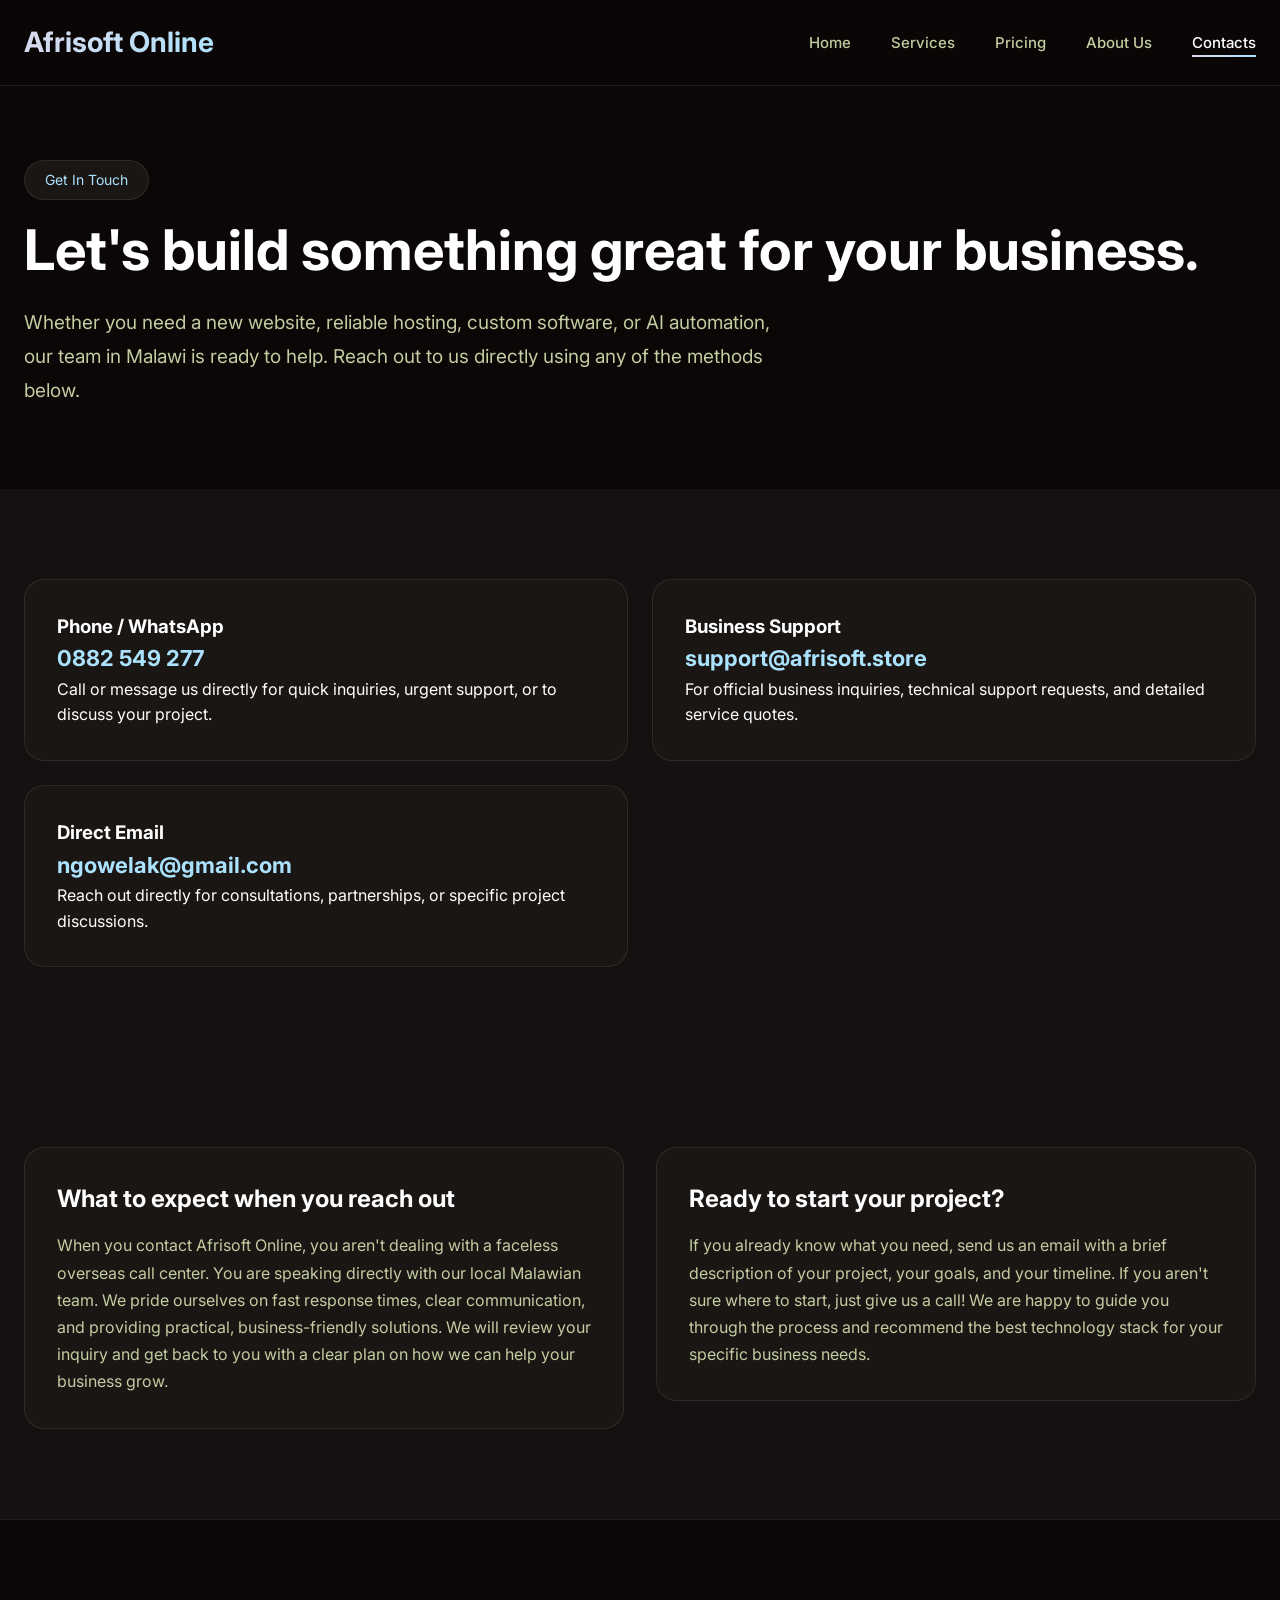
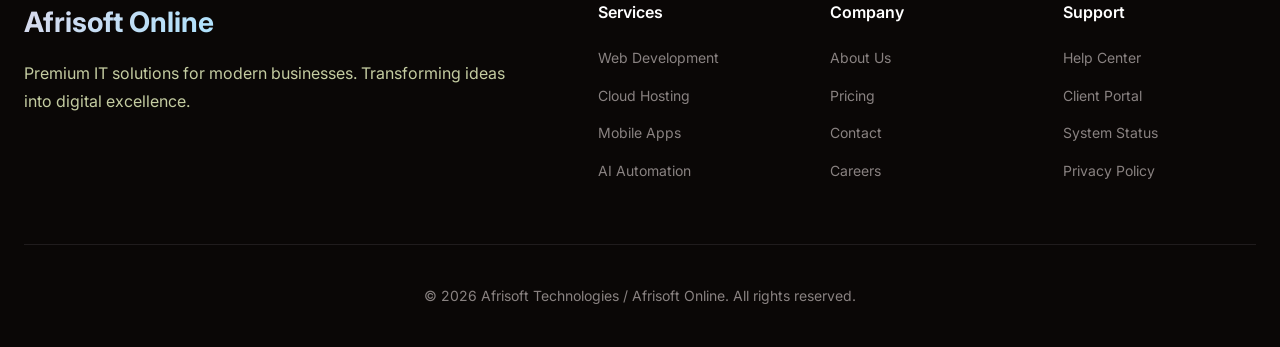
<file: contact.html>
<!DOCTYPE html>
<html lang="en">
<head>
    <meta charset="UTF-8">
    <meta name="viewport" content="width=device-width, initial-scale=1.0">
    <title>Contact Us - Afrisoft Online</title>
    <link rel="stylesheet" href="css/style.css">
    <link rel="preconnect" href="https://fonts.googleapis.com">
    <link href="https://fonts.googleapis.com/css2?family=Inter:wght@300;400;500;600;700&display=swap" rel="stylesheet">
</head>
<body>
    <nav class="navbar">
        <div class="container">
            <div class="nav-wrapper">
                <div class="logo"><span class="logo-text">Afrisoft Online</span></div>
                <ul class="nav-menu">
                    <li><a href="index.html" class="nav-link">Home</a></li>
                    <li><a href="index.html#services" class="nav-link">Services</a></li>
                    <li><a href="pricing.html" class="nav-link">Pricing</a></li>
                    <li><a href="about.html" class="nav-link">About Us</a></li>
                    <li><a href="contact.html" class="nav-link active">Contacts</a></li>
                </ul>
                <button class="mobile-menu-toggle"><span></span><span></span><span></span></button>
            </div>
        </div>
    </nav>

    <main>
        <!-- HERO SECTION -->
        <section class="page-hero">
            <div class="container">
                <div class="section-badge">Get In Touch</div>
                <h1 class="page-title">Let's build something great for your business.</h1>
                <p class="page-description">Whether you need a new website, reliable hosting, custom software, or AI automation, our team in Malawi is ready to help. Reach out to us directly using any of the methods below.</p>
            </div>
        </section>

        <!-- SECTION 1: CONTACT METHODS -->
        <section class="content-section">
            <div class="container">
                <div class="contact-methods">
                    <div class="contact-method">
                        <h3>Phone / WhatsApp</h3>
                        <a href="tel:+265882549277">0882 549 277</a>
                        <p>Call or message us directly for quick inquiries, urgent support, or to discuss your project.</p>
                    </div>
                    <div class="contact-method">
                        <h3>Business Support</h3>
                        <a href="mailto:support@afrisoft.store">support@afrisoft.store</a>
                        <p>For official business inquiries, technical support requests, and detailed service quotes.</p>
                    </div>
                    <div class="contact-method">
                        <h3>Direct Email</h3>
                        <a href="mailto:ngowelak@gmail.com">ngowelak@gmail.com</a>
                        <p>Reach out directly for consultations, partnerships, or specific project discussions.</p>
                    </div>
                </div>
            </div>
        </section>

        <!-- SECTION 2: WHAT TO EXPECT -->
        <section class="content-section">
            <div class="container">
                <div class="detail-grid">
                    <div class="detail-card">
                        <h3>What to expect when you reach out</h3>
                        <p>When you contact Afrisoft Online, you aren't dealing with a faceless overseas call center. You are speaking directly with our local Malawian team. We pride ourselves on fast response times, clear communication, and providing practical, business-friendly solutions. We will review your inquiry and get back to you with a clear plan on how we can help your business grow.</p>
                    </div>
                    <div class="detail-card">
                        <h3>Ready to start your project?</h3>
                        <p>If you already know what you need, send us an email with a brief description of your project, your goals, and your timeline. If you aren't sure where to start, just give us a call! We are happy to guide you through the process and recommend the best technology stack for your specific business needs.</p>
                    </div>
                </div>
            </div>
        </section>
    </main>

    <footer class="footer">
        <div class="container">
            <div class="footer-wrapper">
                <div class="footer-brand">
                    <div class="logo-text">Afrisoft Online</div>
                    <p>Premium IT solutions for modern businesses. Transforming ideas into digital excellence.</p>
                </div>
                <div class="footer-links">
                    <div class="footer-column">
                        <h5>Services</h5>
                        <ul>
                            <li><a href="web-development.html">Web Development</a></li>
                            <li><a href="cloud-hosting.html">Cloud Hosting</a></li>
                            <li><a href="mobile-apps.html">Mobile Apps</a></li>
                            <li><a href="ai-automation.html">AI Automation</a></li>
                        </ul>
                    </div>
                    <div class="footer-column">
                        <h5>Company</h5>
                        <ul>
                            <li><a href="about.html">About Us</a></li>
                            <li><a href="pricing.html">Pricing</a></li>
                            <li><a href="contact.html">Contact</a></li>
                            <li><a href="careers.html">Careers</a></li>
                        </ul>
                    </div>
                    <div class="footer-column">
                        <h5>Support</h5>
                        <ul>
                            <li><a href="contact.html">Help Center</a></li>
                            <li><a href="contact.html">Client Portal</a></li>
                            <li><a href="contact.html">System Status</a></li>
                            <li><a href="privacy-policy.html">Privacy Policy</a></li>
                        </ul>
                    </div>
                </div>
            </div>
            <div class="footer-bottom"><p>&copy; 2026 Afrisoft Technologies / Afrisoft Online. All rights reserved.</p></div>
        </div>
    </footer>
    <script src="js/main.js"></script>
</body>
</html>
</file>
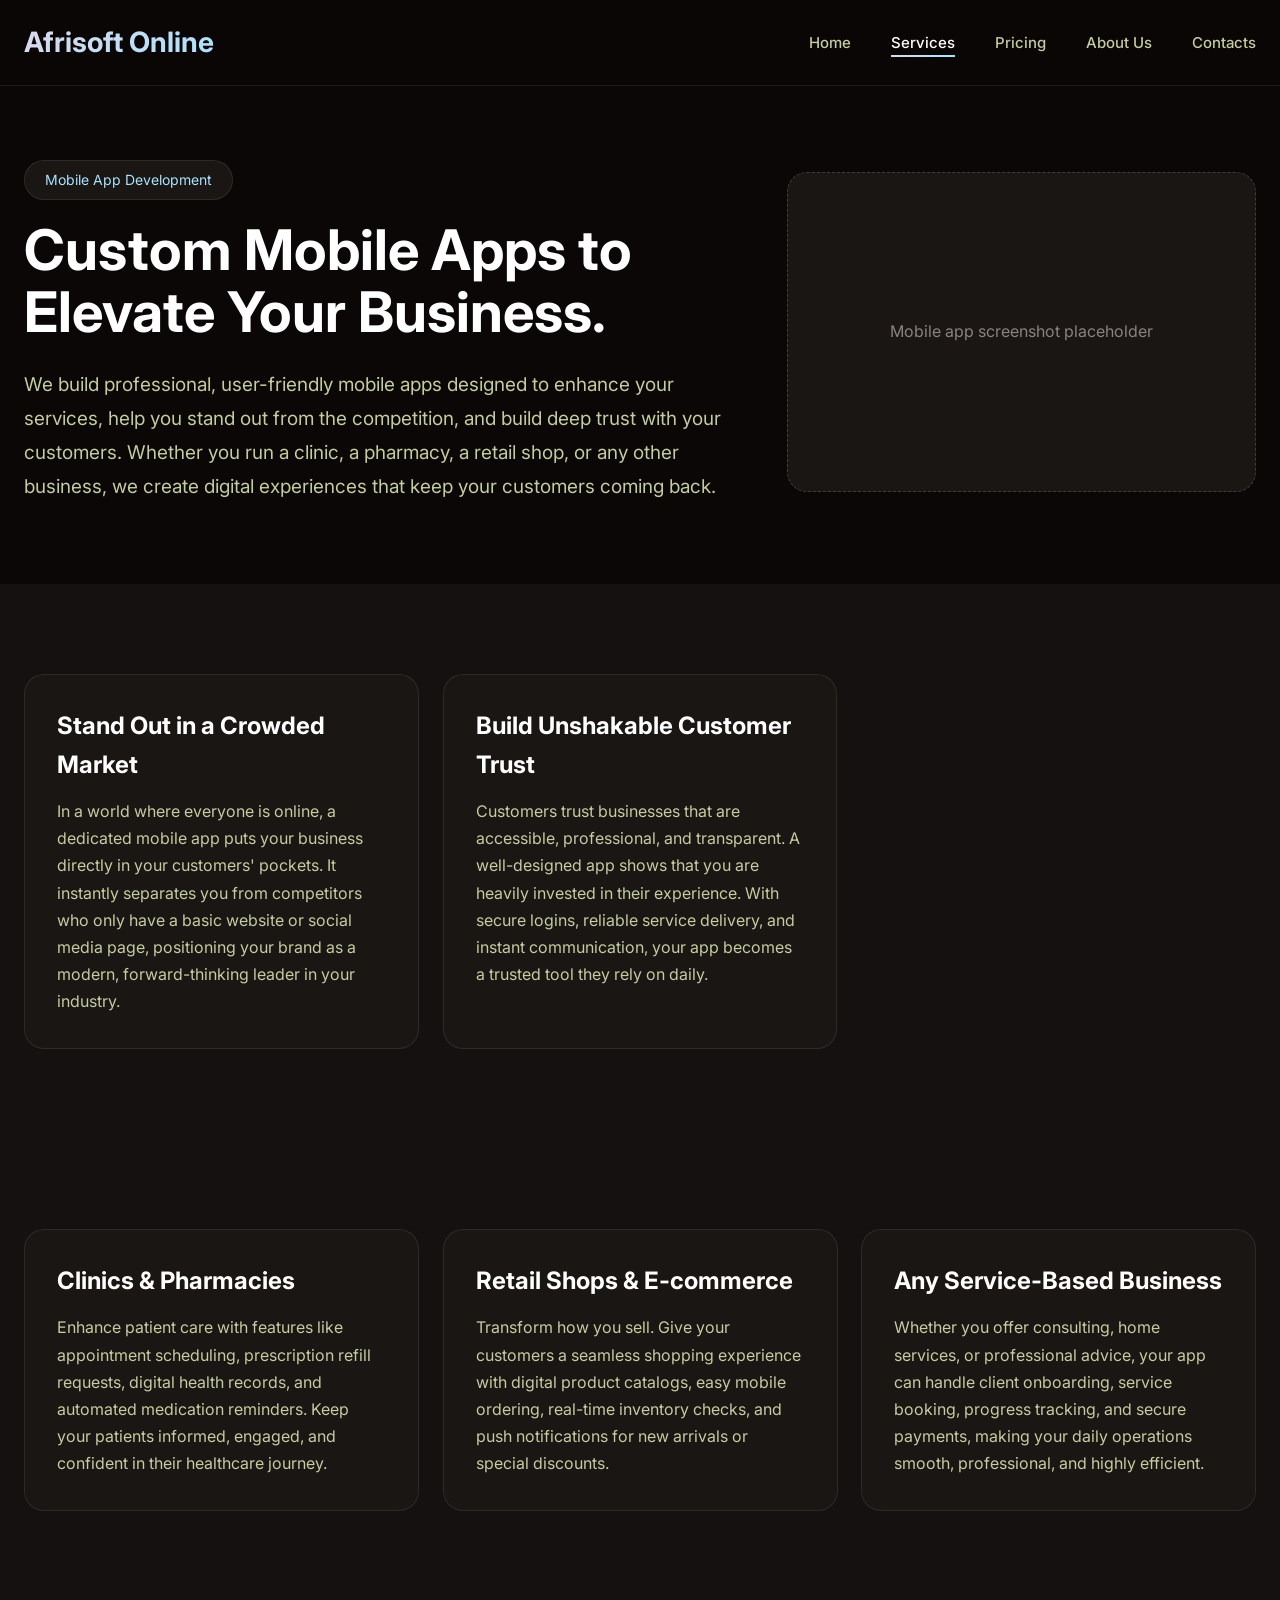
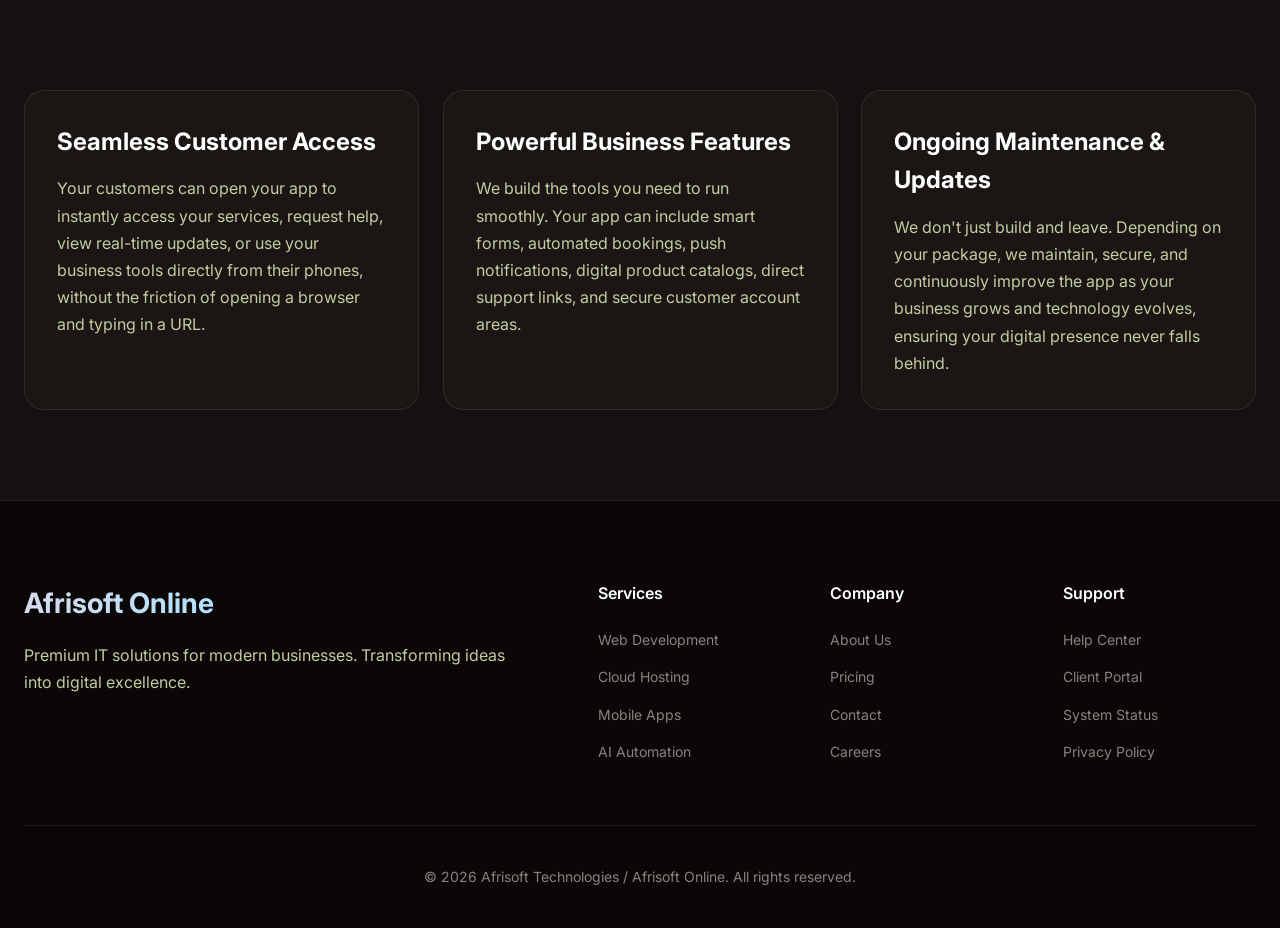
<file: mobile-apps.html>
<!DOCTYPE html>
<html lang="en">
<head>
    <meta charset="UTF-8">
    <meta name="viewport" content="width=device-width, initial-scale=1.0">
    <title>Custom Mobile Apps - Afrisoft Online</title>
    <link rel="stylesheet" href="css/style.css">
    <link rel="preconnect" href="https://fonts.googleapis.com">
    <link href="https://fonts.googleapis.com/css2?family=Inter:wght@300;400;500;600;700&display=swap" rel="stylesheet">
</head>
<body>
    <nav class="navbar">
        <div class="container">
            <div class="nav-wrapper">
                <div class="logo"><span class="logo-text">Afrisoft Online</span></div>
                <ul class="nav-menu">
                    <li><a href="index.html" class="nav-link">Home</a></li>
                    <li><a href="index.html#services" class="nav-link active">Services</a></li>
                    <li><a href="pricing.html" class="nav-link">Pricing</a></li>
                    <li><a href="about.html" class="nav-link">About Us</a></li>
                    <li><a href="contact.html" class="nav-link">Contacts</a></li>
                </ul>
                <button class="mobile-menu-toggle"><span></span><span></span><span></span></button>
            </div>
        </div>
    </nav>

    <main>
        <!-- HERO SECTION -->
        <section class="page-hero">
            <div class="container">
                <div class="page-hero-wrapper">
                    <div>
                        <div class="section-badge">Mobile App Development</div>
                        <h1 class="page-title">Custom Mobile Apps to Elevate Your Business.</h1>
                        <p class="page-description">We build professional, user-friendly mobile apps designed to enhance your services, help you stand out from the competition, and build deep trust with your customers. Whether you run a clinic, a pharmacy, a retail shop, or any other business, we create digital experiences that keep your customers coming back.</p>
                    </div>
                    <div class="image-placeholder">Mobile app screenshot placeholder</div>
                </div>
            </div>
        </section>

        <!-- SECTION 1: WHY A MOBILE APP? -->
        <section class="content-section">
            <div class="container">
                <div class="content-grid">
                    <div class="detail-card">
                        <h3>Stand Out in a Crowded Market</h3>
                        <p>In a world where everyone is online, a dedicated mobile app puts your business directly in your customers' pockets. It instantly separates you from competitors who only have a basic website or social media page, positioning your brand as a modern, forward-thinking leader in your industry.</p>
                    </div>
                    <div class="detail-card">
                        <h3>Build Unshakable Customer Trust</h3>
                        <p>Customers trust businesses that are accessible, professional, and transparent. A well-designed app shows that you are heavily invested in their experience. With secure logins, reliable service delivery, and instant communication, your app becomes a trusted tool they rely on daily.</p>
                    </div>
                </div>
            </div>
        </section>

        <!-- SECTION 2: TAILORED FOR YOUR INDUSTRY -->
        <section class="content-section">
            <div class="container">
                <div class="content-grid">
                    <div class="detail-card">
                        <h3>Clinics & Pharmacies</h3>
                        <p>Enhance patient care with features like appointment scheduling, prescription refill requests, digital health records, and automated medication reminders. Keep your patients informed, engaged, and confident in their healthcare journey.</p>
                    </div>
                    <div class="detail-card">
                        <h3>Retail Shops & E-commerce</h3>
                        <p>Transform how you sell. Give your customers a seamless shopping experience with digital product catalogs, easy mobile ordering, real-time inventory checks, and push notifications for new arrivals or special discounts.</p>
                    </div>
                    <div class="detail-card">
                        <h3>Any Service-Based Business</h3>
                        <p>Whether you offer consulting, home services, or professional advice, your app can handle client onboarding, service booking, progress tracking, and secure payments, making your daily operations smooth, professional, and highly efficient.</p>
                    </div>
                </div>
            </div>
        </section>

        <!-- SECTION 3: FEATURES & SUPPORT -->
        <section class="content-section">
            <div class="container">
                <div class="content-grid">
                    <div class="detail-card">
                        <h3>Seamless Customer Access</h3>
                        <p>Your customers can open your app to instantly access your services, request help, view real-time updates, or use your business tools directly from their phones, without the friction of opening a browser and typing in a URL.</p>
                    </div>
                    <div class="detail-card">
                        <h3>Powerful Business Features</h3>
                        <p>We build the tools you need to run smoothly. Your app can include smart forms, automated bookings, push notifications, digital product catalogs, direct support links, and secure customer account areas.</p>
                    </div>
                    <div class="detail-card">
                        <h3>Ongoing Maintenance & Updates</h3>
                        <p>We don't just build and leave. Depending on your package, we maintain, secure, and continuously improve the app as your business grows and technology evolves, ensuring your digital presence never falls behind.</p>
                    </div>
                </div>
            </div>
        </section>
    </main>

    <footer class="footer">
        <div class="container">
            <div class="footer-wrapper">
                <div class="footer-brand">
                    <div class="logo-text">Afrisoft Online</div>
                    <p>Premium IT solutions for modern businesses. Transforming ideas into digital excellence.</p>
                </div>
                <div class="footer-links">
                    <div class="footer-column">
                        <h5>Services</h5>
                        <ul>
                            <li><a href="web-development.html">Web Development</a></li>
                            <li><a href="cloud-hosting.html">Cloud Hosting</a></li>
                            <li><a href="mobile-apps.html">Mobile Apps</a></li>
                            <li><a href="ai-automation.html">AI Automation</a></li>
                        </ul>
                    </div>
                    <div class="footer-column">
                        <h5>Company</h5>
                        <ul>
                            <li><a href="about.html">About Us</a></li>
                            <li><a href="pricing.html">Pricing</a></li>
                            <li><a href="contact.html">Contact</a></li>
                            <li><a href="careers.html">Careers</a></li>
                        </ul>
                    </div>
                    <div class="footer-column">
                        <h5>Support</h5>
                        <ul>
                            <li><a href="contact.html">Help Center</a></li>
                            <li><a href="contact.html">Client Portal</a></li>
                            <li><a href="contact.html">System Status</a></li>
                            <li><a href="privacy-policy.html">Privacy Policy</a></li>
                        </ul>
                    </div>
                </div>
            </div>
            <div class="footer-bottom"><p>&copy; 2026 Afrisoft Technologies / Afrisoft Online. All rights reserved.</p></div>
        </div>
    </footer>
    <script src="js/main.js"></script>
</body>
</html>
</file>
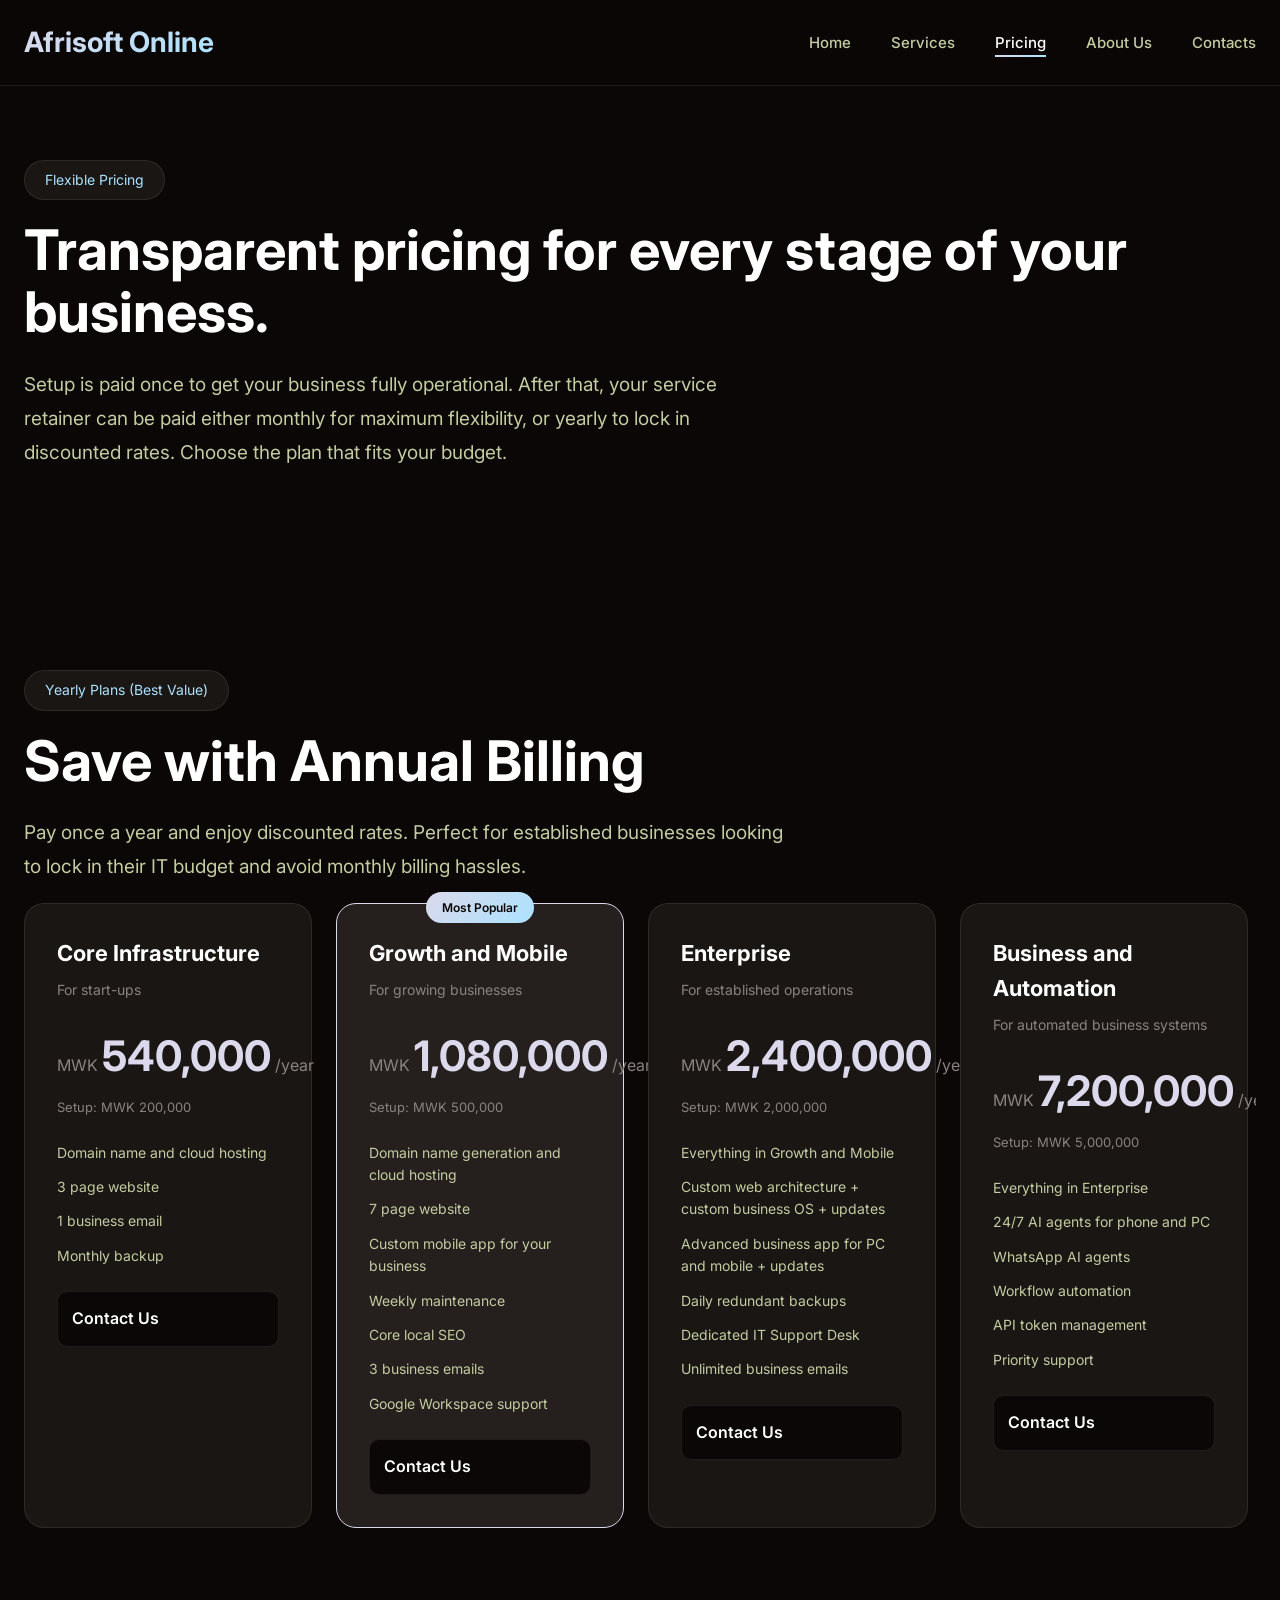
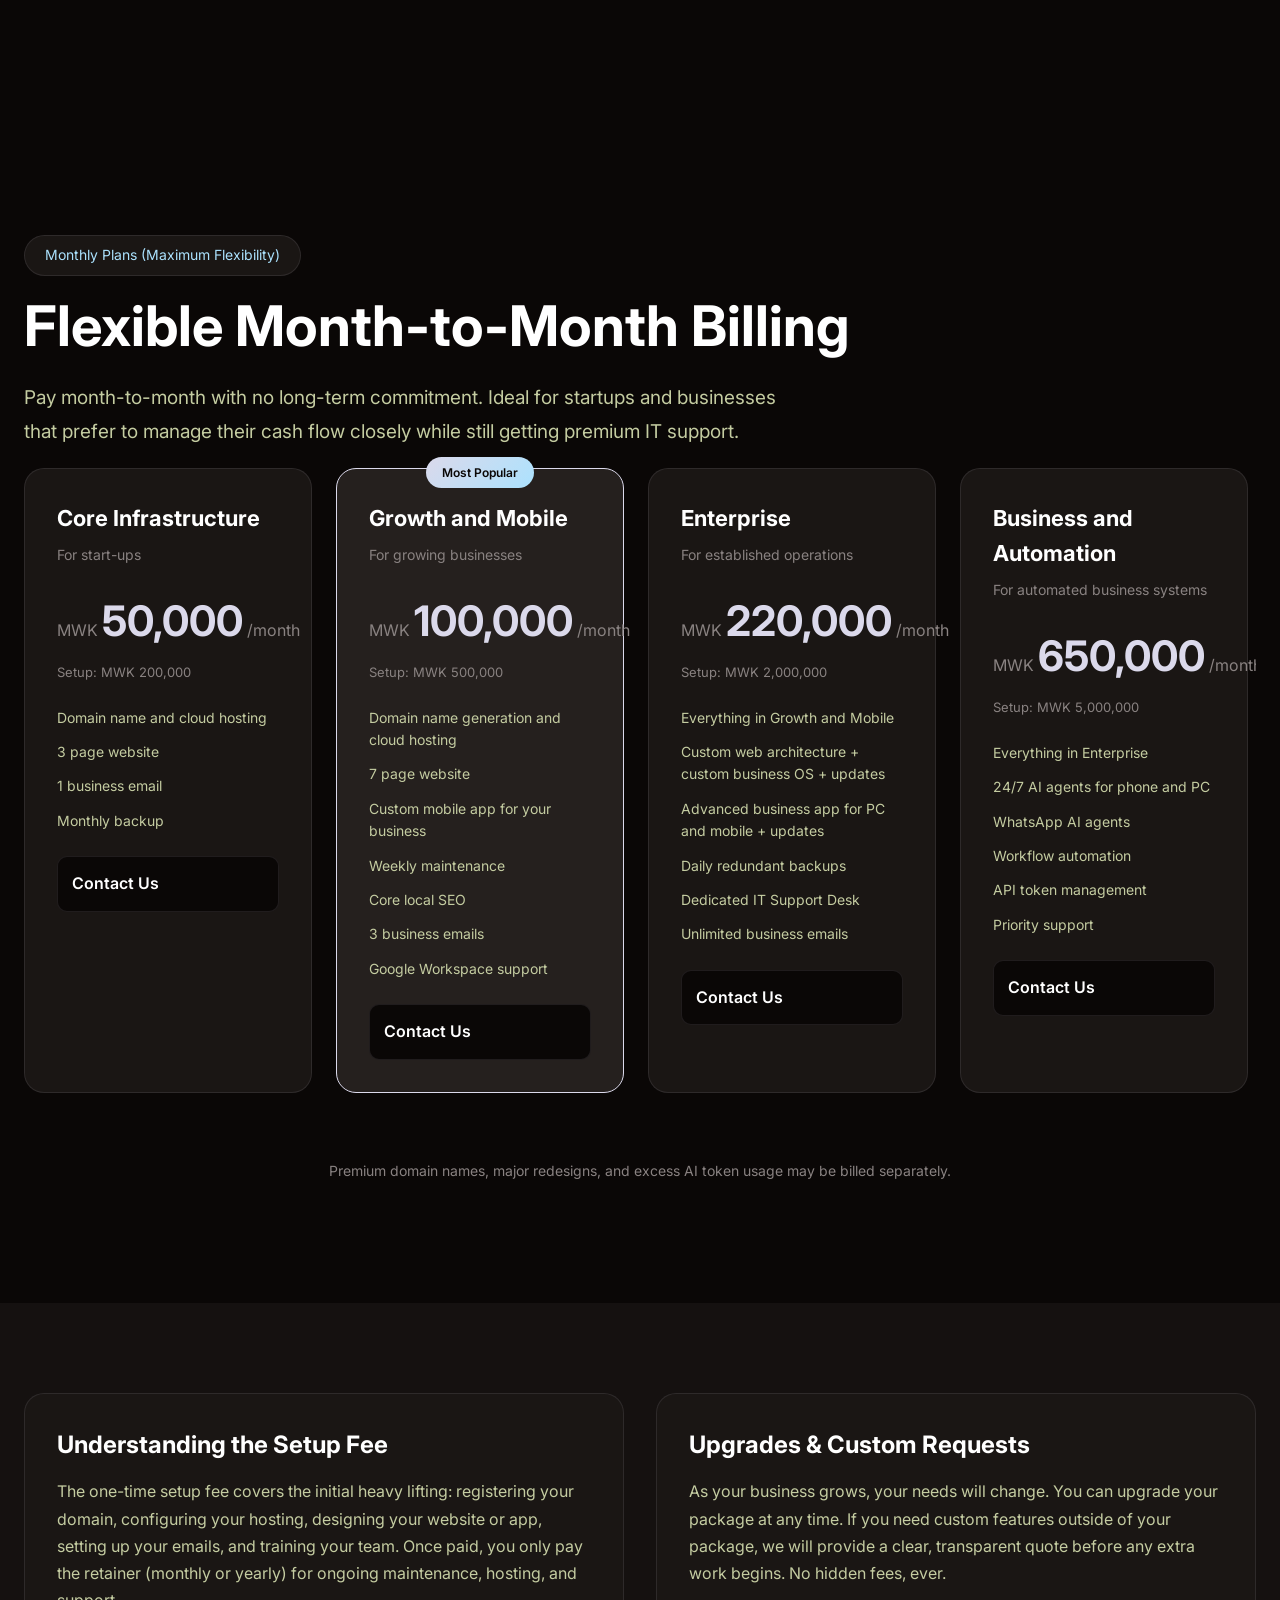
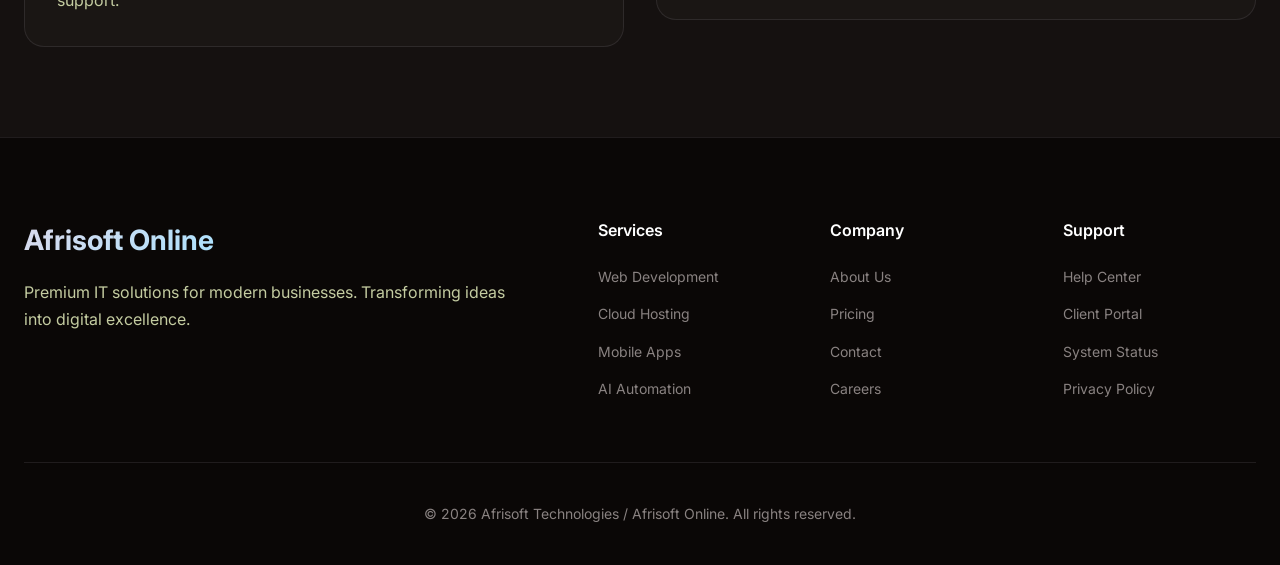
<file: pricing.html>
<!DOCTYPE html>
<html lang="en">
<head>
    <meta charset="UTF-8">
    <meta name="viewport" content="width=device-width, initial-scale=1.0">
    <title>Pricing & Packages - Afrisoft Online</title>
    <link rel="stylesheet" href="css/style.css">
    <link rel="preconnect" href="https://fonts.googleapis.com">
    <link href="https://fonts.googleapis.com/css2?family=Inter:wght@300;400;500;600;700&display=swap" rel="stylesheet">
</head>
<body>
    <nav class="navbar">
        <div class="container">
            <div class="nav-wrapper">
                <div class="logo"><span class="logo-text">Afrisoft Online</span></div>
                <ul class="nav-menu">
                    <li><a href="index.html" class="nav-link">Home</a></li>
                    <li><a href="index.html#services" class="nav-link">Services</a></li>
                    <li><a href="pricing.html" class="nav-link active">Pricing</a></li>
                    <li><a href="about.html" class="nav-link">About Us</a></li>
                    <li><a href="contact.html" class="nav-link">Contacts</a></li>
                </ul>
                <button class="mobile-menu-toggle"><span></span><span></span><span></span></button>
            </div>
        </div>
    </nav>

    <main>
        <!-- HERO SECTION -->
        <section class="page-hero">
            <div class="container">
                <div class="section-badge">Flexible Pricing</div>
                <h1 class="page-title">Transparent pricing for every stage of your business.</h1>
                <p class="page-description">Setup is paid once to get your business fully operational. After that, your service retainer can be paid either monthly for maximum flexibility, or yearly to lock in discounted rates. Choose the plan that fits your budget.</p>
            </div>
        </section>

        <!-- SECTION 1: YEARLY PLANS -->
        <section class="pricing">
            <div class="container">
                <div class="section-badge">Yearly Plans (Best Value)</div>
                <h2 class="page-title">Save with Annual Billing</h2>
                <p class="page-description">Pay once a year and enjoy discounted rates. Perfect for established businesses looking to lock in their IT budget and avoid monthly billing hassles.</p>
                
                <div class="pricing-grid">
                    <!-- Core Infrastructure -->
                    <div class="pricing-card">
                        <div class="pricing-header">
                            <h3 class="plan-name">Core Infrastructure</h3>
                            <p class="plan-for">For start-ups</p>
                            <div class="plan-price"><span class="currency">MWK</span><span class="amount">540,000</span><span class="period">/year</span></div>
                            <div class="setup-fee">Setup: MWK 200,000</div>
                        </div>
                        <ul class="plan-features">
                            <li>Domain name and cloud hosting</li>
                            <li>3 page website</li>
                            <li>1 business email</li>
                            <li>Monthly backup</li>
                        </ul>
                        <a href="contact.html" class="btn btn-plan">Contact Us</a>
                    </div>

                    <!-- Growth and Mobile -->
                    <div class="pricing-card popular">
                        <div class="popular-badge">Most Popular</div>
                        <div class="pricing-header">
                            <h3 class="plan-name">Growth and Mobile</h3>
                            <p class="plan-for">For growing businesses</p>
                            <div class="plan-price"><span class="currency">MWK</span><span class="amount">1,080,000</span><span class="period">/year</span></div>
                            <div class="setup-fee">Setup: MWK 500,000</div>
                        </div>
                        <ul class="plan-features">
                            <li>Domain name generation and cloud hosting</li>
                            <li>7 page website</li>
                            <li>Custom mobile app for your business</li>
                            <li>Weekly maintenance</li>
                            <li>Core local SEO</li>
                            <li>3 business emails</li>
                            <li>Google Workspace support</li>
                        </ul>
                        <a href="contact.html" class="btn btn-plan btn-primary">Contact Us</a>
                    </div>

                    <!-- Enterprise -->
                    <div class="pricing-card">
                        <div class="pricing-header">
                            <h3 class="plan-name">Enterprise</h3>
                            <p class="plan-for">For established operations</p>
                            <div class="plan-price"><span class="currency">MWK</span><span class="amount">2,400,000</span><span class="period">/year</span></div>
                            <div class="setup-fee">Setup: MWK 2,000,000</div>
                        </div>
                        <ul class="plan-features">
                            <li>Everything in Growth and Mobile</li>
                            <li>Custom web architecture + custom business OS + updates</li>
                            <li>Advanced business app for PC and mobile + updates</li>
                            <li>Daily redundant backups</li>
                            <li>Dedicated IT Support Desk</li>
                            <li>Unlimited business emails</li>
                        </ul>
                        <a href="contact.html" class="btn btn-plan">Contact Us</a>
                    </div>

                    <!-- Business and Automation -->
                    <div class="pricing-card">
                        <div class="pricing-header">
                            <h3 class="plan-name">Business and Automation</h3>
                            <p class="plan-for">For automated business systems</p>
                            <div class="plan-price"><span class="currency">MWK</span><span class="amount">7,200,000</span><span class="period">/year</span></div>
                            <div class="setup-fee">Setup: MWK 5,000,000</div>
                        </div>
                        <ul class="plan-features">
                            <li>Everything in Enterprise</li>
                            <li>24/7 AI agents for phone and PC</li>
                            <li>WhatsApp AI agents</li>
                            <li>Workflow automation</li>
                            <li>API token management</li>
                            <li>Priority support</li>
                        </ul>
                        <a href="contact.html" class="btn btn-plan">Contact Us</a>
                    </div>
                </div>
            </div>
        </section>

        <!-- SECTION 2: MONTHLY PLANS -->
        <section class="pricing">
            <div class="container">
                <div class="section-badge">Monthly Plans (Maximum Flexibility)</div>
                <h2 class="page-title">Flexible Month-to-Month Billing</h2>
                <p class="page-description">Pay month-to-month with no long-term commitment. Ideal for startups and businesses that prefer to manage their cash flow closely while still getting premium IT support.</p>
                
                <div class="pricing-grid">
                    <!-- Core Infrastructure Monthly -->
                    <div class="pricing-card">
                        <div class="pricing-header">
                            <h3 class="plan-name">Core Infrastructure</h3>
                            <p class="plan-for">For start-ups</p>
                            <div class="plan-price"><span class="currency">MWK</span><span class="amount">50,000</span><span class="period">/month</span></div>
                            <div class="setup-fee">Setup: MWK 200,000</div>
                        </div>
                        <ul class="plan-features">
                            <li>Domain name and cloud hosting</li>
                            <li>3 page website</li>
                            <li>1 business email</li>
                            <li>Monthly backup</li>
                        </ul>
                        <a href="contact.html" class="btn btn-plan">Contact Us</a>
                    </div>

                    <!-- Growth and Mobile Monthly -->
                    <div class="pricing-card popular">
                        <div class="popular-badge">Most Popular</div>
                        <div class="pricing-header">
                            <h3 class="plan-name">Growth and Mobile</h3>
                            <p class="plan-for">For growing businesses</p>
                            <div class="plan-price"><span class="currency">MWK</span><span class="amount">100,000</span><span class="period">/month</span></div>
                            <div class="setup-fee">Setup: MWK 500,000</div>
                        </div>
                        <ul class="plan-features">
                            <li>Domain name generation and cloud hosting</li>
                            <li>7 page website</li>
                            <li>Custom mobile app for your business</li>
                            <li>Weekly maintenance</li>
                            <li>Core local SEO</li>
                            <li>3 business emails</li>
                            <li>Google Workspace support</li>
                        </ul>
                        <a href="contact.html" class="btn btn-plan btn-primary">Contact Us</a>
                    </div>

                    <!-- Enterprise Monthly -->
                    <div class="pricing-card">
                        <div class="pricing-header">
                            <h3 class="plan-name">Enterprise</h3>
                            <p class="plan-for">For established operations</p>
                            <div class="plan-price"><span class="currency">MWK</span><span class="amount">220,000</span><span class="period">/month</span></div>
                            <div class="setup-fee">Setup: MWK 2,000,000</div>
                        </div>
                        <ul class="plan-features">
                            <li>Everything in Growth and Mobile</li>
                            <li>Custom web architecture + custom business OS + updates</li>
                            <li>Advanced business app for PC and mobile + updates</li>
                            <li>Daily redundant backups</li>
                            <li>Dedicated IT Support Desk</li>
                            <li>Unlimited business emails</li>
                        </ul>
                        <a href="contact.html" class="btn btn-plan">Contact Us</a>
                    </div>

                    <!-- Business and Automation Monthly -->
                    <div class="pricing-card">
                        <div class="pricing-header">
                            <h3 class="plan-name">Business and Automation</h3>
                            <p class="plan-for">For automated business systems</p>
                            <div class="plan-price"><span class="currency">MWK</span><span class="amount">650,000</span><span class="period">/month</span></div>
                            <div class="setup-fee">Setup: MWK 5,000,000</div>
                        </div>
                        <ul class="plan-features">
                            <li>Everything in Enterprise</li>
                            <li>24/7 AI agents for phone and PC</li>
                            <li>WhatsApp AI agents</li>
                            <li>Workflow automation</li>
                            <li>API token management</li>
                            <li>Priority support</li>
                        </ul>
                        <a href="contact.html" class="btn btn-plan">Contact Us</a>
                    </div>
                </div>
                <p class="pricing-note">Premium domain names, major redesigns, and excess AI token usage may be billed separately.</p>
            </div>
        </section>

        <!-- SECTION 3: HOW PRICING WORKS -->
        <section class="content-section">
            <div class="container">
                <div class="detail-grid">
                    <div class="detail-card">
                        <h3>Understanding the Setup Fee</h3>
                        <p>The one-time setup fee covers the initial heavy lifting: registering your domain, configuring your hosting, designing your website or app, setting up your emails, and training your team. Once paid, you only pay the retainer (monthly or yearly) for ongoing maintenance, hosting, and support.</p>
                    </div>
                    <div class="detail-card">
                        <h3>Upgrades & Custom Requests</h3>
                        <p>As your business grows, your needs will change. You can upgrade your package at any time. If you need custom features outside of your package, we will provide a clear, transparent quote before any extra work begins. No hidden fees, ever.</p>
                    </div>
                </div>
            </div>
        </section>
    </main>

    <footer class="footer">
        <div class="container">
            <div class="footer-wrapper">
                <div class="footer-brand">
                    <div class="logo-text">Afrisoft Online</div>
                    <p>Premium IT solutions for modern businesses. Transforming ideas into digital excellence.</p>
                </div>
                <div class="footer-links">
                    <div class="footer-column">
                        <h5>Services</h5>
                        <ul>
                            <li><a href="web-development.html">Web Development</a></li>
                            <li><a href="cloud-hosting.html">Cloud Hosting</a></li>
                            <li><a href="mobile-apps.html">Mobile Apps</a></li>
                            <li><a href="ai-automation.html">AI Automation</a></li>
                        </ul>
                    </div>
                    <div class="footer-column">
                        <h5>Company</h5>
                        <ul>
                            <li><a href="about.html">About Us</a></li>
                            <li><a href="pricing.html">Pricing</a></li>
                            <li><a href="contact.html">Contact</a></li>
                            <li><a href="careers.html">Careers</a></li>
                        </ul>
                    </div>
                    <div class="footer-column">
                        <h5>Support</h5>
                        <ul>
                            <li><a href="contact.html">Help Center</a></li>
                            <li><a href="contact.html">Client Portal</a></li>
                            <li><a href="contact.html">System Status</a></li>
                            <li><a href="privacy-policy.html">Privacy Policy</a></li>
                        </ul>
                    </div>
                </div>
            </div>
            <div class="footer-bottom"><p>&copy; 2026 Afrisoft Technologies / Afrisoft Online. All rights reserved.</p></div>
        </div>
    </footer>
    <script src="js/main.js"></script>
</body>
</html>
</file>
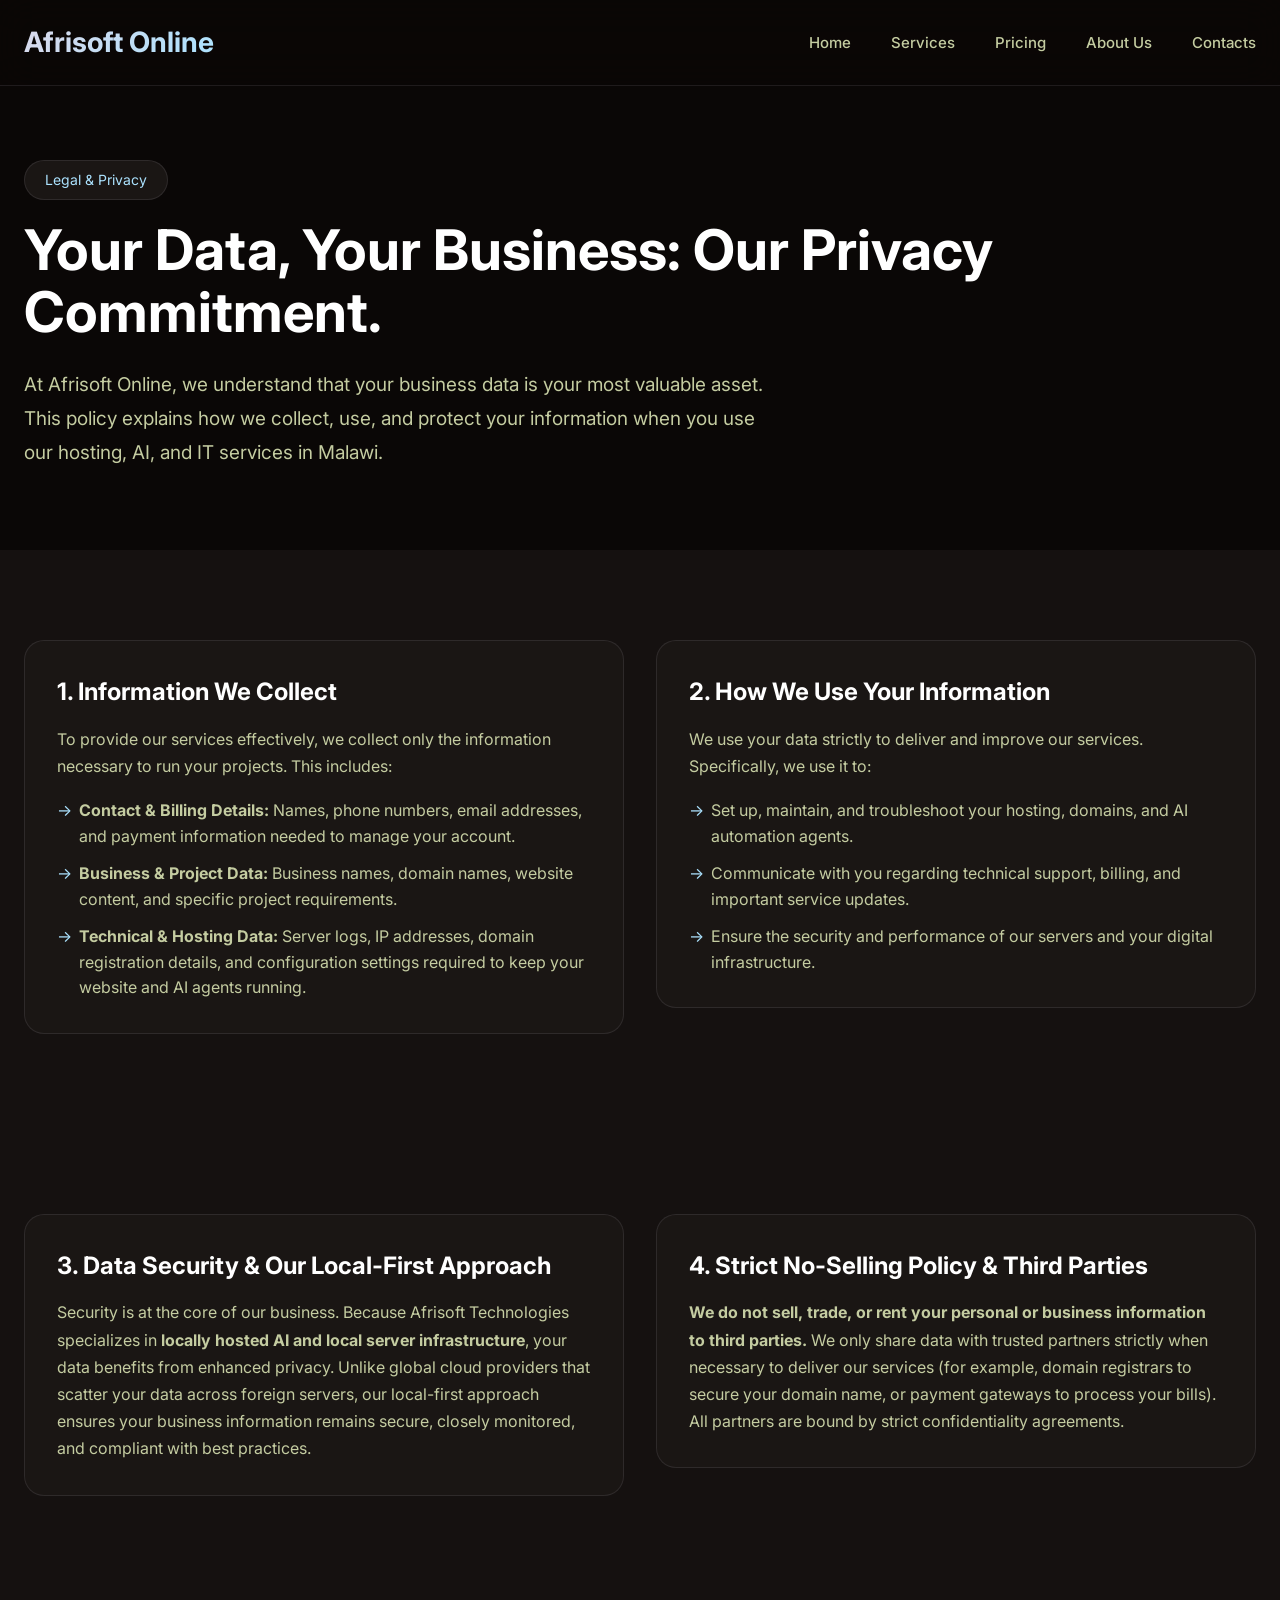
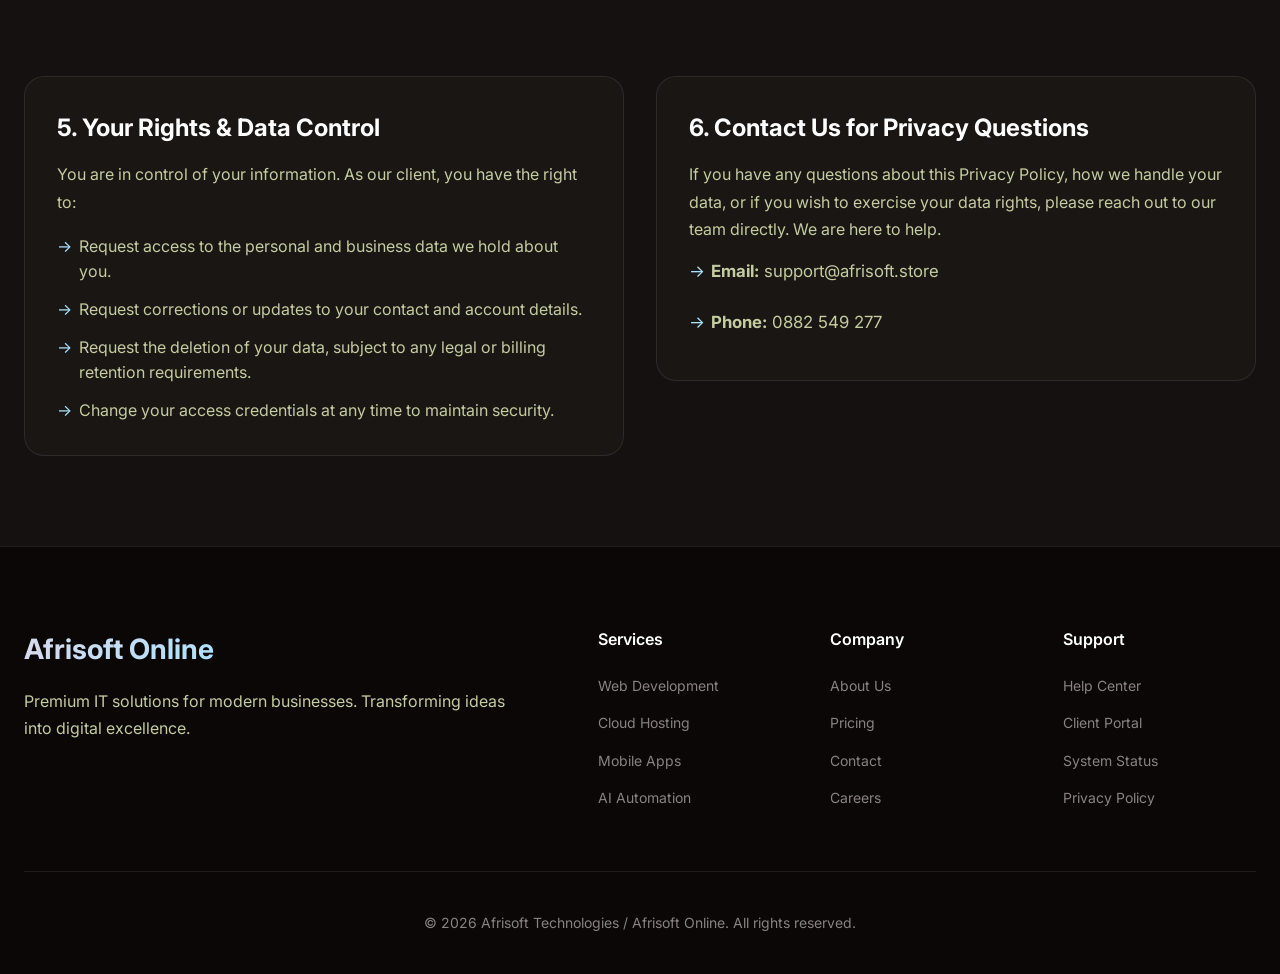
<file: privacy-policy.html>
<!DOCTYPE html>
<html lang="en">
<head>
    <meta charset="UTF-8">
    <meta name="viewport" content="width=device-width, initial-scale=1.0">
    <title>Privacy Policy - Afrisoft Online</title>
    <link rel="stylesheet" href="css/style.css">
    <link rel="preconnect" href="https://fonts.googleapis.com">
    <link href="https://fonts.googleapis.com/css2?family=Inter:wght@300;400;500;600;700&display=swap" rel="stylesheet">
</head>
<body>
    <nav class="navbar">
        <div class="container">
            <div class="nav-wrapper">
                <div class="logo"><span class="logo-text">Afrisoft Online</span></div>
                <ul class="nav-menu">
                    <li><a href="index.html" class="nav-link">Home</a></li>
                    <li><a href="index.html#services" class="nav-link">Services</a></li>
                    <li><a href="pricing.html" class="nav-link">Pricing</a></li>
                    <li><a href="about.html" class="nav-link">About Us</a></li>
                    <li><a href="contact.html" class="nav-link">Contacts</a></li>
                </ul>
                <button class="mobile-menu-toggle"><span></span><span></span><span></span></button>
            </div>
        </div>
    </nav>

    <main>
        <!-- HERO SECTION -->
        <section class="page-hero">
            <div class="container">
                <div class="section-badge">Legal & Privacy</div>
                <h1 class="page-title">Your Data, Your Business: Our Privacy Commitment.</h1>
                <p class="page-description">At Afrisoft Online, we understand that your business data is your most valuable asset. This policy explains how we collect, use, and protect your information when you use our hosting, AI, and IT services in Malawi.</p>
            </div>
        </section>

        <!-- SECTION 1: COLLECTION & USAGE -->
        <section class="content-section">
            <div class="container">
                <div class="detail-grid">
                    <div class="detail-card">
                        <h3>1. Information We Collect</h3>
                        <p>To provide our services effectively, we collect only the information necessary to run your projects. This includes:</p>
                        <ul>
                            <li><strong>Contact & Billing Details:</strong> Names, phone numbers, email addresses, and payment information needed to manage your account.</li>
                            <li><strong>Business & Project Data:</strong> Business names, domain names, website content, and specific project requirements.</li>
                            <li><strong>Technical & Hosting Data:</strong> Server logs, IP addresses, domain registration details, and configuration settings required to keep your website and AI agents running.</li>
                        </ul>
                    </div>
                    <div class="detail-card">
                        <h3>2. How We Use Your Information</h3>
                        <p>We use your data strictly to deliver and improve our services. Specifically, we use it to:</p>
                        <ul>
                            <li>Set up, maintain, and troubleshoot your hosting, domains, and AI automation agents.</li>
                            <li>Communicate with you regarding technical support, billing, and important service updates.</li>
                            <li>Ensure the security and performance of our servers and your digital infrastructure.</li>
                        </ul>
                    </div>
                </div>
            </div>
        </section>

        <!-- SECTION 2: SECURITY & THIRD PARTIES -->
        <section class="content-section">
            <div class="container">
                <div class="detail-grid">
                    <div class="detail-card">
                        <h3>3. Data Security & Our Local-First Approach</h3>
                        <p>Security is at the core of our business. Because Afrisoft Technologies specializes in <strong>locally hosted AI and local server infrastructure</strong>, your data benefits from enhanced privacy. Unlike global cloud providers that scatter your data across foreign servers, our local-first approach ensures your business information remains secure, closely monitored, and compliant with best practices.</p>
                    </div>
                    <div class="detail-card">
                        <h3>4. Strict No-Selling Policy & Third Parties</h3>
                        <p><strong>We do not sell, trade, or rent your personal or business information to third parties.</strong> We only share data with trusted partners strictly when necessary to deliver our services (for example, domain registrars to secure your domain name, or payment gateways to process your bills). All partners are bound by strict confidentiality agreements.</p>
                    </div>
                </div>
            </div>
        </section>

        <!-- SECTION 3: RIGHTS & CONTACT -->
        <section class="content-section">
            <div class="container">
                <div class="detail-grid">
                    <div class="detail-card">
                        <h3>5. Your Rights & Data Control</h3>
                        <p>You are in control of your information. As our client, you have the right to:</p>
                        <ul>
                            <li>Request access to the personal and business data we hold about you.</li>
                            <li>Request corrections or updates to your contact and account details.</li>
                            <li>Request the deletion of your data, subject to any legal or billing retention requirements.</li>
                            <li>Change your access credentials at any time to maintain security.</li>
                        </ul>
                    </div>
                    <div class="detail-card">
                        <h3>6. Contact Us for Privacy Questions</h3>
                        <p>If you have any questions about this Privacy Policy, how we handle your data, or if you wish to exercise your data rights, please reach out to our team directly. We are here to help.</p>
                        <!-- Added inline styles to make the list look clean without needing new CSS -->
                        <ul style="list-style: none; padding: 0; margin-top: 15px;">
                            <li style="margin-bottom: 12px; font-size: 1.05rem;">
                                <strong>Email:</strong> <a href="mailto:support@afrisoft.store" style="color: inherit; text-decoration: none;">support@afrisoft.store</a>
                            </li>
                            <li style="margin-bottom: 12px; font-size: 1.05rem;">
                                <strong>Phone:</strong> <a href="tel:+265882549277" style="color: inherit; text-decoration: none;">0882 549 277</a>
                            </li>
                        </ul>
                    </div>
                </div>
            </div>
        </section>
    </main>

    <footer class="footer">
        <div class="container">
            <div class="footer-wrapper">
                <div class="footer-brand">
                    <div class="logo-text">Afrisoft Online</div>
                    <p>Premium IT solutions for modern businesses. Transforming ideas into digital excellence.</p>
                </div>
                <div class="footer-links">
                    <div class="footer-column">
                        <h5>Services</h5>
                        <ul>
                            <li><a href="web-development.html">Web Development</a></li>
                            <li><a href="cloud-hosting.html">Cloud Hosting</a></li>
                            <li><a href="mobile-apps.html">Mobile Apps</a></li>
                            <li><a href="ai-automation.html">AI Automation</a></li>
                        </ul>
                    </div>
                    <div class="footer-column">
                        <h5>Company</h5>
                        <ul>
                            <li><a href="about.html">About Us</a></li>
                            <li><a href="pricing.html">Pricing</a></li>
                            <li><a href="contact.html">Contact</a></li>
                            <li><a href="careers.html">Careers</a></li>
                        </ul>
                    </div>
                    <div class="footer-column">
                        <h5>Support</h5>
                        <ul>
                            <li><a href="contact.html">Help Center</a></li>
                            <li><a href="contact.html">Client Portal</a></li>
                            <li><a href="contact.html">System Status</a></li>
                            <li><a href="privacy-policy.html">Privacy Policy</a></li>
                        </ul>
                    </div>
                </div>
            </div>
            <div class="footer-bottom"><p>&copy; 2026 Afrisoft Technologies / Afrisoft Online. All rights reserved.</p></div>
        </div>
    </footer>
    <script src="js/main.js"></script>
</body>
</html>
</file>
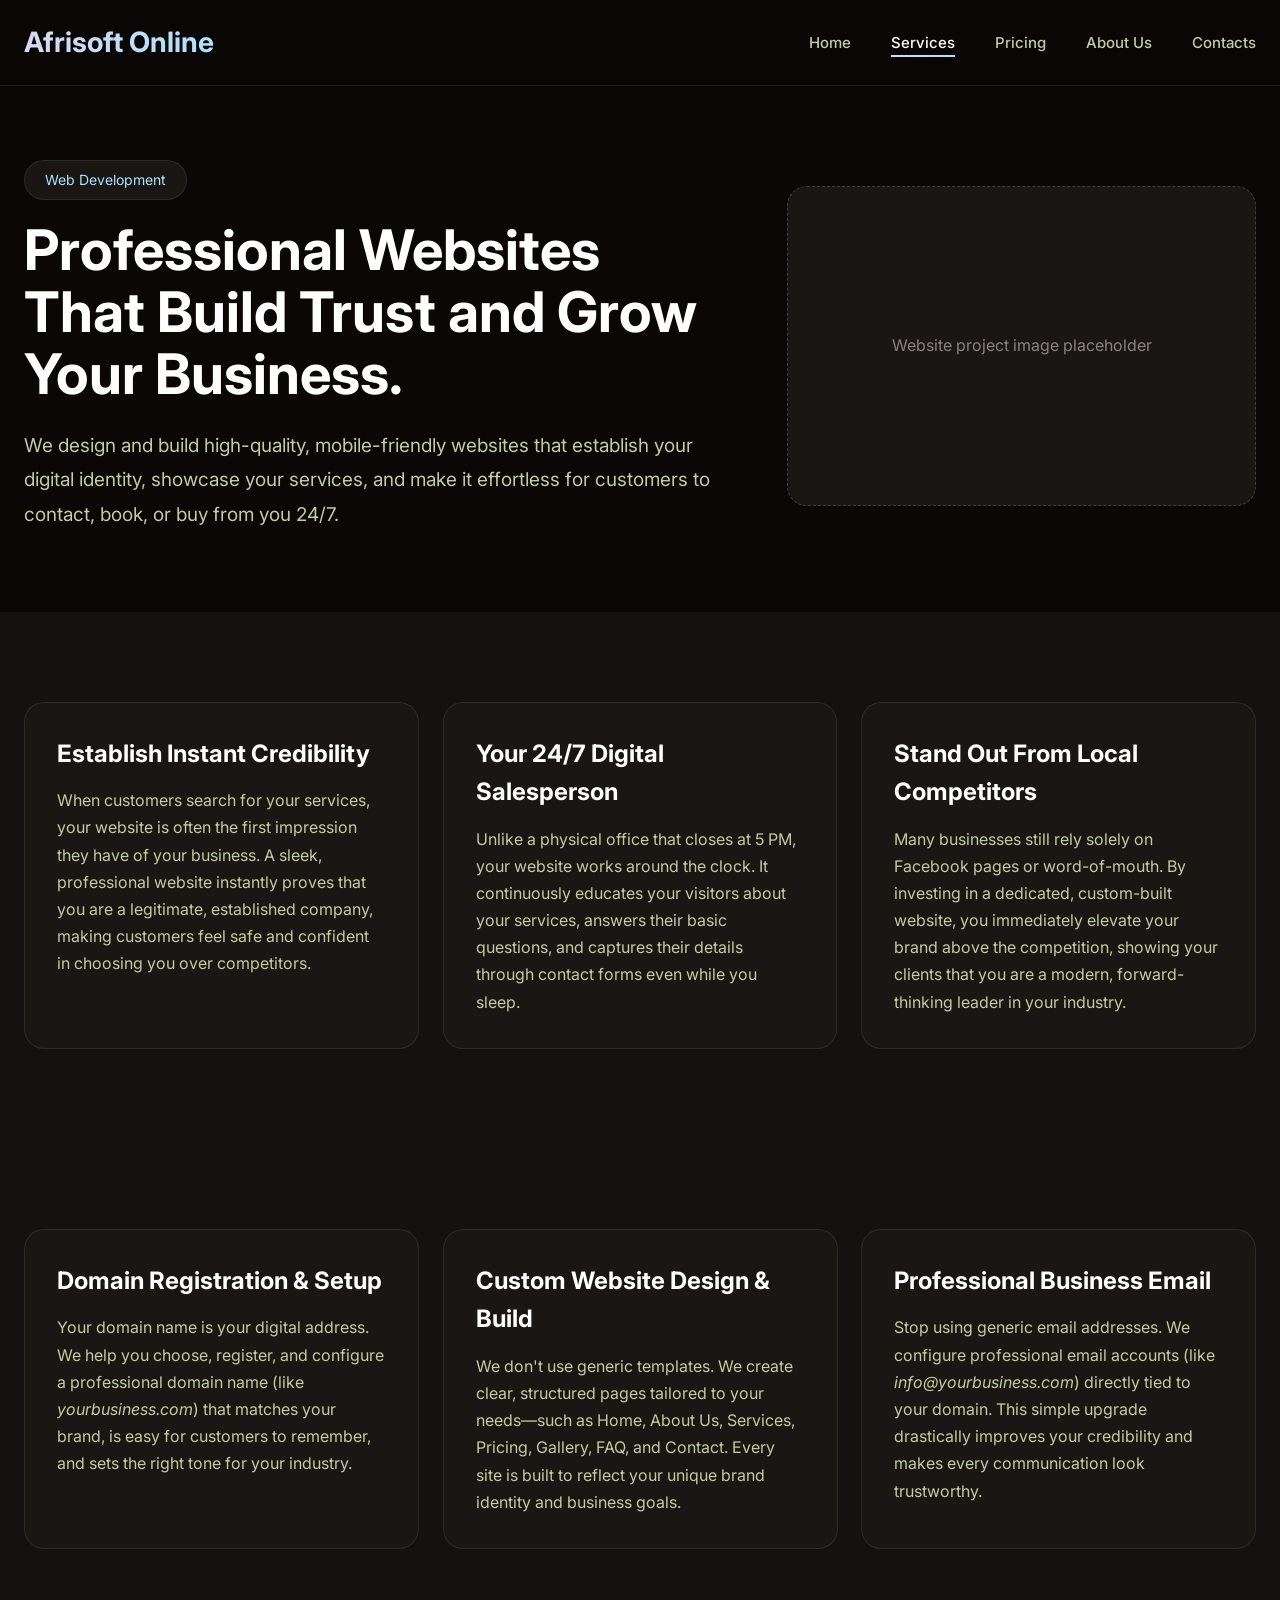
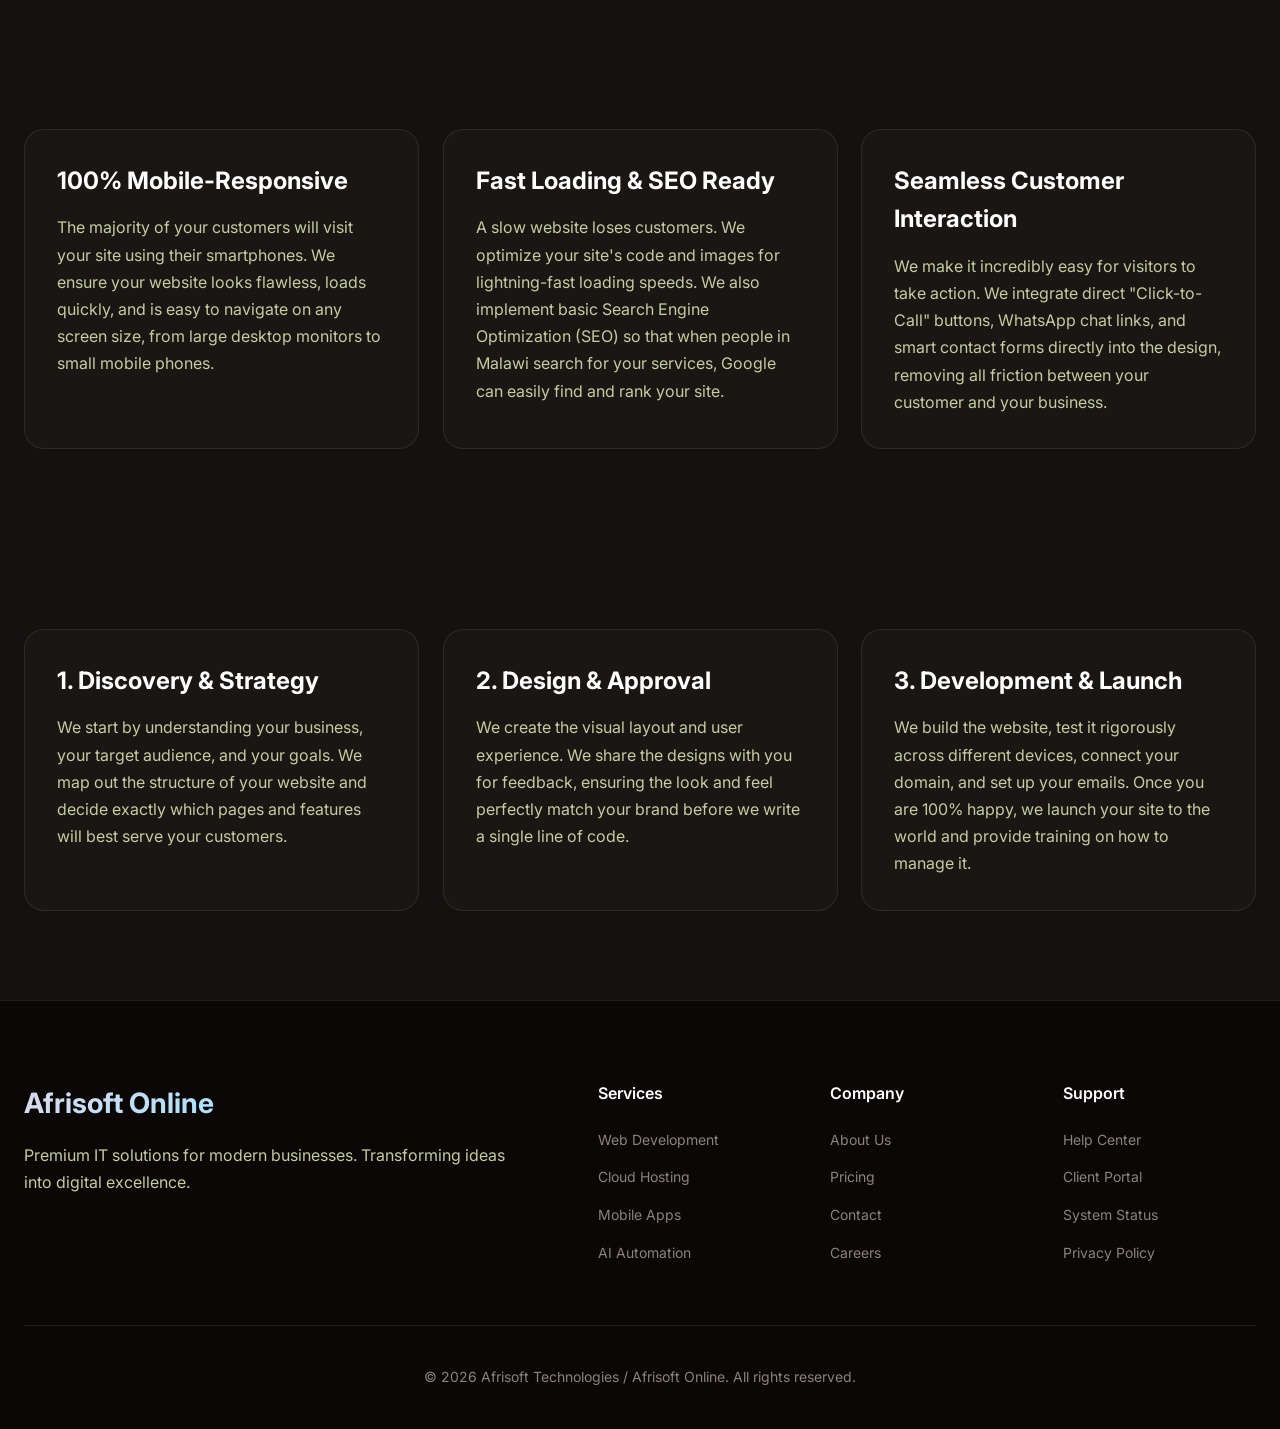
<file: web-development.html>
<!DOCTYPE html>
<html lang="en">
<head>
    <meta charset="UTF-8">
    <meta name="viewport" content="width=device-width, initial-scale=1.0">
    <title>Professional Web Development - Afrisoft Online</title>
    <link rel="stylesheet" href="css/style.css">
    <link rel="preconnect" href="https://fonts.googleapis.com">
    <link href="https://fonts.googleapis.com/css2?family=Inter:wght@300;400;500;600;700&display=swap" rel="stylesheet">
</head>
<body>
    <nav class="navbar">
        <div class="container">
            <div class="nav-wrapper">
                <div class="logo"><span class="logo-text">Afrisoft Online</span></div>
                <ul class="nav-menu">
                    <li><a href="index.html" class="nav-link">Home</a></li>
                    <li><a href="index.html#services" class="nav-link active">Services</a></li>
                    <li><a href="pricing.html" class="nav-link">Pricing</a></li>
                    <li><a href="about.html" class="nav-link">About Us</a></li>
                    <li><a href="contact.html" class="nav-link">Contacts</a></li>
                </ul>
                <button class="mobile-menu-toggle"><span></span><span></span><span></span></button>
            </div>
        </div>
    </nav>

    <main>
        <!-- HERO SECTION -->
        <section class="page-hero">
            <div class="container">
                <div class="page-hero-wrapper">
                    <div>
                        <div class="section-badge">Web Development</div>
                        <h1 class="page-title">Professional Websites That Build Trust and Grow Your Business.</h1>
                        <p class="page-description">We design and build high-quality, mobile-friendly websites that establish your digital identity, showcase your services, and make it effortless for customers to contact, book, or buy from you 24/7.</p>
                    </div>
                    <div class="image-placeholder">Website project image placeholder</div>
                </div>
            </div>
        </section>

        <!-- SECTION 1: WHY A PROFESSIONAL WEBSITE MATTERS -->
        <section class="content-section">
            <div class="container">
                <div class="content-grid">
                    <div class="detail-card">
                        <h3>Establish Instant Credibility</h3>
                        <p>When customers search for your services, your website is often the first impression they have of your business. A sleek, professional website instantly proves that you are a legitimate, established company, making customers feel safe and confident in choosing you over competitors.</p>
                    </div>
                    <div class="detail-card">
                        <h3>Your 24/7 Digital Salesperson</h3>
                        <p>Unlike a physical office that closes at 5 PM, your website works around the clock. It continuously educates your visitors about your services, answers their basic questions, and captures their details through contact forms even while you sleep.</p>
                    </div>
                    <div class="detail-card">
                        <h3>Stand Out From Local Competitors</h3>
                        <p>Many businesses still rely solely on Facebook pages or word-of-mouth. By investing in a dedicated, custom-built website, you immediately elevate your brand above the competition, showing your clients that you are a modern, forward-thinking leader in your industry.</p>
                    </div>
                </div>
            </div>
        </section>

        <!-- SECTION 2: OUR CORE WEB SERVICES -->
        <section class="content-section">
            <div class="container">
                <div class="content-grid">
                    <div class="detail-card">
                        <h3>Domain Registration & Setup</h3>
                        <p>Your domain name is your digital address. We help you choose, register, and configure a professional domain name (like <em>yourbusiness.com</em>) that matches your brand, is easy for customers to remember, and sets the right tone for your industry.</p>
                    </div>
                    <div class="detail-card">
                        <h3>Custom Website Design & Build</h3>
                        <p>We don't use generic templates. We create clear, structured pages tailored to your needs—such as Home, About Us, Services, Pricing, Gallery, FAQ, and Contact. Every site is built to reflect your unique brand identity and business goals.</p>
                    </div>
                    <div class="detail-card">
                        <h3>Professional Business Email</h3>
                        <p>Stop using generic email addresses. We configure professional email accounts (like <em>info@yourbusiness.com</em>) directly tied to your domain. This simple upgrade drastically improves your credibility and makes every communication look trustworthy.</p>
                    </div>
                </div>
            </div>
        </section>

        <!-- SECTION 3: BUILT FOR THE MODERN USER -->
        <section class="content-section">
            <div class="container">
                <div class="content-grid">
                    <div class="detail-card">
                        <h3>100% Mobile-Responsive</h3>
                        <p>The majority of your customers will visit your site using their smartphones. We ensure your website looks flawless, loads quickly, and is easy to navigate on any screen size, from large desktop monitors to small mobile phones.</p>
                    </div>
                    <div class="detail-card">
                        <h3>Fast Loading & SEO Ready</h3>
                        <p>A slow website loses customers. We optimize your site's code and images for lightning-fast loading speeds. We also implement basic Search Engine Optimization (SEO) so that when people in Malawi search for your services, Google can easily find and rank your site.</p>
                    </div>
                    <div class="detail-card">
                        <h3>Seamless Customer Interaction</h3>
                        <p>We make it incredibly easy for visitors to take action. We integrate direct "Click-to-Call" buttons, WhatsApp chat links, and smart contact forms directly into the design, removing all friction between your customer and your business.</p>
                    </div>
                </div>
            </div>
        </section>

        <!-- SECTION 4: OUR SIMPLE PROCESS -->
        <section class="content-section">
            <div class="container">
                <div class="content-grid">
                    <div class="detail-card">
                        <h3>1. Discovery & Strategy</h3>
                        <p>We start by understanding your business, your target audience, and your goals. We map out the structure of your website and decide exactly which pages and features will best serve your customers.</p>
                    </div>
                    <div class="detail-card">
                        <h3>2. Design & Approval</h3>
                        <p>We create the visual layout and user experience. We share the designs with you for feedback, ensuring the look and feel perfectly match your brand before we write a single line of code.</p>
                    </div>
                    <div class="detail-card">
                        <h3>3. Development & Launch</h3>
                        <p>We build the website, test it rigorously across different devices, connect your domain, and set up your emails. Once you are 100% happy, we launch your site to the world and provide training on how to manage it.</p>
                    </div>
                </div>
            </div>
        </section>
    </main>

    <footer class="footer">
        <div class="container">
            <div class="footer-wrapper">
                <div class="footer-brand">
                    <div class="logo-text">Afrisoft Online</div>
                    <p>Premium IT solutions for modern businesses. Transforming ideas into digital excellence.</p>
                </div>
                <div class="footer-links">
                    <div class="footer-column">
                        <h5>Services</h5>
                        <ul>
                            <li><a href="web-development.html">Web Development</a></li>
                            <li><a href="cloud-hosting.html">Cloud Hosting</a></li>
                            <li><a href="mobile-apps.html">Mobile Apps</a></li>
                            <li><a href="ai-automation.html">AI Automation</a></li>
                        </ul>
                    </div>
                    <div class="footer-column">
                        <h5>Company</h5>
                        <ul>
                            <li><a href="about.html">About Us</a></li>
                            <li><a href="pricing.html">Pricing</a></li>
                            <li><a href="contact.html">Contact</a></li>
                            <li><a href="careers.html">Careers</a></li>
                        </ul>
                    </div>
                    <div class="footer-column">
                        <h5>Support</h5>
                        <ul>
                            <li><a href="contact.html">Help Center</a></li>
                            <li><a href="contact.html">Client Portal</a></li>
                            <li><a href="contact.html">System Status</a></li>
                            <li><a href="privacy-policy.html">Privacy Policy</a></li>
                        </ul>
                    </div>
                </div>
            </div>
            <div class="footer-bottom"><p>&copy; 2026 Afrisoft Technologies / Afrisoft Online. All rights reserved.</p></div>
        </div>
    </footer>
    <script src="js/main.js"></script>
</body>
</html>
</file>
<file: css/style.css>
/* ===== CSS Variables ===== */
:root {
    /* Colors - Dark Mode with Pastel Accents */
    --bg-primary: #0a0706;
    --bg-secondary: #151110;
    --bg-card: #1a1614;
    --bg-elevated: #25201e;
    
    --text-primary: #ffffff;
    --text-secondary: #c4cca1;
    --text-muted: #898281;
    
    --accent-primary: #dbd9eb;
    --accent-secondary: #abe2fe;
    --accent-gradient: linear-gradient(135deg, #dbd9eb 0%, #abe2fe 100%);
    
    --border-color: rgba(219, 217, 235, 0.1);
    --border-light: rgba(219, 217, 235, 0.2);
    
    /* Spacing */
    --section-padding: 120px;
    --container-max-width: 1280px;
    
    /* Typography */
    --font-family: 'Inter', -apple-system, BlinkMacSystemFont, 'Segoe UI', sans-serif;
    
    /* Transitions */
    --transition-smooth: all 0.3s cubic-bezier(0.4, 0, 0.2, 1);
    --transition-bounce: all 0.5s cubic-bezier(0.68, -0.55, 0.265, 1.55);
}

/* ===== Reset & Base Styles ===== */
* {
    margin: 0;
    padding: 0;
    box-sizing: border-box;
}

html {
    scroll-behavior: smooth;
}

body {
    font-family: var(--font-family);
    background-color: var(--bg-primary);
    color: var(--text-primary);
    line-height: 1.6;
    min-height: 100vh;
    overflow-x: hidden;
}

img,
svg {
    max-width: 100%;
    height: auto;
    display: block;
}

.container {
    max-width: var(--container-max-width);
    margin: 0 auto;
    padding: 0 24px;
}

.hero-content {
    max-width: 720px;
}

.hero-stats {
    display: flex;
    flex-wrap: wrap;
    gap: 24px;
    justify-content: flex-start;
}

.stat-item {
    min-width: 140px;
}

/* ===== Navigation ===== */
.navbar {
    position: fixed;
    top: 0;
    left: 0;
    right: 0;
    z-index: 1000;
    background: rgba(10, 7, 6, 0.8);
    backdrop-filter: blur(20px);
    border-bottom: 1px solid var(--border-color);
    transition: var(--transition-smooth);
}

.navbar.scrolled {
    background: rgba(10, 7, 6, 0.95);
}

.nav-wrapper {
    display: flex;
    align-items: center;
    justify-content: space-between;
    padding: 20px 0;
}

.logo-text {
    font-size: 28px;
    font-weight: 700;
    background: var(--accent-gradient);
    -webkit-background-clip: text;
    -webkit-text-fill-color: transparent;
    background-clip: text;
}

.nav-menu {
    display: flex;
    gap: 40px;
    list-style: none;
}

.nav-link {
    color: var(--text-secondary);
    text-decoration: none;
    font-weight: 500;
    font-size: 15px;
    transition: var(--transition-smooth);
    position: relative;
}

.nav-link:hover,
.nav-link.active {
    color: var(--text-primary);
}

.nav-link::after {
    content: '';
    position: absolute;
    bottom: -5px;
    left: 0;
    width: 0;
    height: 2px;
    background: var(--accent-gradient);
    transition: width 0.3s ease;
}

.nav-link:hover::after,
.nav-link.active::after {
    width: 100%;
}

.mobile-menu-toggle {
    display: none;
    flex-direction: column;
    gap: 5px;
    background: none;
    border: none;
    cursor: pointer;
    padding: 5px;
}

.mobile-menu-toggle span {
    width: 25px;
    height: 2px;
    background: var(--text-primary);
    transition: var(--transition-smooth);
}

/* ===== Hero Section ===== */
.hero {
    padding: 180px 0 120px;
    position: relative;
    overflow: hidden;
}

.hero-wrapper {
    display: grid;
    grid-template-columns: 1fr 1fr;
    gap: 80px;
    align-items: center;
}

.hero-badge {
    display: inline-flex;
    align-items: center;
    gap: 8px;
    padding: 8px 16px;
    background: var(--bg-card);
    border: 1px solid var(--border-color);
    border-radius: 50px;
    font-size: 14px;
    color: var(--text-secondary);
    margin-bottom: 24px;
    animation: fadeInUp 0.8s ease;
}

.badge-dot {
    width: 8px;
    height: 8px;
    background: var(--accent-secondary);
    border-radius: 50%;
    animation: pulse 2s infinite;
}

.hero-title {
    font-size: 64px;
    font-weight: 700;
    line-height: 1.1;
    margin-bottom: 24px;
    animation: fadeInUp 0.8s ease 0.1s both;
}

.text-gradient {
    background: var(--accent-gradient);
    -webkit-background-clip: text;
    -webkit-text-fill-color: transparent;
    background-clip: text;
}

.hero-description {
    font-size: 20px;
    color: var(--text-secondary);
    margin-bottom: 40px;
    line-height: 1.7;
    animation: fadeInUp 0.8s ease 0.2s both;
}

.hero-cta {
    display: flex;
    gap: 16px;
    margin-bottom: 60px;
    animation: fadeInUp 0.8s ease 0.3s both;
}

.btn {
    display: inline-flex;
    align-items: center;
    gap: 10px;
    padding: 16px 32px;
    border-radius: 12px;
    font-weight: 600;
    font-size: 16px;
    text-decoration: none;
    cursor: pointer;
    border: none;
    transition: var(--transition-smooth);
    font-family: inherit;
}

.btn-primary {
    background: var(--accent-gradient);
    color: var(--bg-primary);
}

.btn-primary:hover {
    transform: translateY(-2px);
    box-shadow: 0 10px 30px rgba(171, 226, 254, 0.3);
}

.btn-secondary {
    background: var(--bg-card);
    color: var(--text-primary);
    border: 1px solid var(--border-color);
}

.btn-secondary:hover {
    background: var(--bg-elevated);
    border-color: var(--border-light);
}

.hero-stats {
    display: flex;
    gap: 60px;
    animation: fadeInUp 0.8s ease 0.4s both;
}

.stat-item {
    text-align: left;
}

.stat-number {
    font-size: 36px;
    font-weight: 700;
    color: var(--accent-primary);
    margin-bottom: 4px;
}

.stat-label {
    font-size: 14px;
    color: var(--text-muted);
}

/* Hero Visual */
.hero-visual {
    position: relative;
    animation: fadeIn 1s ease 0.5s both;
    width: 100%;
    max-width: 560px;
    margin: 0 auto;
}

.visual-container {
    position: relative;
    width: 100%;
    max-width: 560px;
    margin: 0 auto;
    min-height: 360px;
    padding-top: 100%;
}

.main-visual {
    position: absolute;
    inset: 0;
    width: 100%;
    height: 100%;
    max-width: 560px;
    max-height: 560px;
    transform: none;
}

.visual-gradient {
    position: absolute;
    inset: 0;
    width: 100%;
    height: 100%;
    background: radial-gradient(circle, rgba(219, 217, 235, 0.15) 0%, transparent 70%);
    border-radius: 50%;
    animation: float 6s ease-in-out infinite;
}

.floating-card {
    position: absolute;
    background: var(--bg-card);
    border: 1px solid var(--border-color);
    border-radius: 16px;
    padding: 20px 24px;
    display: flex;
    align-items: center;
    gap: 12px;
    box-shadow: 0 20px 40px rgba(0, 0, 0, 0.3);
    animation: float 4s ease-in-out infinite;
}

.card-1 {
    top: 100px;
    left: 0;
    animation-delay: 0s;
}

.card-2 {
    bottom: 150px;
    right: 0;
    animation-delay: 2s;
}

.card-icon {
    font-size: 32px;
}

.card-text {
    font-weight: 600;
    color: var(--text-primary);
}

/* ===== Services Section ===== */
.services {
    padding: var(--section-padding) 0;
    background: var(--bg-secondary);
}

.section-header {
    text-align: center;
    max-width: 700px;
    margin: 0 auto 80px;
}

.section-badge {
    display: inline-block;
    padding: 8px 20px;
    background: var(--bg-card);
    border: 1px solid var(--border-color);
    border-radius: 50px;
    font-size: 14px;
    color: var(--accent-secondary);
    margin-bottom: 20px;
}

.section-title {
    font-size: 48px;
    font-weight: 700;
    margin-bottom: 16px;
}

.section-description {
    font-size: 18px;
    color: var(--text-secondary);
}

.services-grid {
    display: grid;
    grid-template-columns: repeat(3, 1fr);
    gap: 30px;
}

.service-card {
    background: var(--bg-card);
    border: 1px solid var(--border-color);
    border-radius: 20px;
    padding: 40px;
    transition: var(--transition-smooth);
    position: relative;
    overflow: hidden;
}

.service-card::before {
    content: '';
    position: absolute;
    top: 0;
    left: 0;
    right: 0;
    height: 2px;
    background: var(--accent-gradient);
    transform: scaleX(0);
    transition: transform 0.3s ease;
}

.service-card:hover {
    transform: translateY(-5px);
    border-color: var(--border-light);
    box-shadow: 0 20px 40px rgba(0, 0, 0, 0.3);
}

.service-card:hover::before {
    transform: scaleX(1);
}

.service-card.featured {
    background: var(--bg-elevated);
    border-color: var(--border-light);
}

.featured-badge {
    position: absolute;
    top: 20px;
    right: 20px;
    padding: 6px 12px;
    background: var(--accent-gradient);
    color: var(--bg-primary);
    border-radius: 20px;
    font-size: 12px;
    font-weight: 600;
}

.service-icon {
    width: 64px;
    height: 64px;
    background: var(--bg-primary);
    border-radius: 12px;
    display: flex;
    align-items: center;
    justify-content: center;
    margin-bottom: 24px;
    color: var(--accent-primary);
}

.service-title {
    font-size: 24px;
    font-weight: 600;
    margin-bottom: 12px;
}

.service-description {
    color: var(--text-secondary);
    margin-bottom: 20px;
    line-height: 1.6;
}

.service-features {
    list-style: none;
    display: flex;
    flex-direction: column;
    gap: 8px;
}

.service-features li {
    color: var(--text-muted);
    font-size: 14px;
    padding-left: 20px;
    position: relative;
}

.service-features li::before {
    content: '→';
    position: absolute;
    left: 0;
    color: var(--accent-secondary);
}

.service-link {
    display: inline-flex;
    margin-top: 24px;
    color: var(--accent-secondary);
    text-decoration: none;
    font-weight: 600;
}

.service-link:hover {
    color: var(--text-primary);
}

/* ===== Pricing Section ===== */
.pricing {
    padding: var(--section-padding) 0;
}

.pricing-grid {
    display: grid;
    grid-auto-flow: column;
    grid-auto-columns: minmax(280px, 1fr);
    grid-template-columns: none;
    gap: 24px;
    margin-bottom: 40px;
    overflow-x: auto;
    overflow-y: visible;
    padding: 18px 4px 28px;
    scroll-snap-type: x mandatory;
    scrollbar-color: var(--accent-secondary) var(--bg-card);
}

.pricing-grid::-webkit-scrollbar {
    height: 10px;
}

.pricing-grid::-webkit-scrollbar-track {
    background: var(--bg-card);
    border-radius: 999px;
}

.pricing-grid::-webkit-scrollbar-thumb {
    background: var(--accent-gradient);
    border-radius: 999px;
}

.pricing-card {
    background: var(--bg-card);
    border: 1px solid var(--border-color);
    border-radius: 20px;
    padding: 32px;
    transition: var(--transition-smooth);
    position: relative;
    min-width: 280px;
    scroll-snap-align: start;
}

.pricing-card:hover {
    transform: translateY(-5px);
    border-color: var(--border-light);
    box-shadow: 0 20px 40px rgba(0, 0, 0, 0.3);
}

.pricing-card.popular {
    background: var(--bg-elevated);
    border-color: var(--accent-primary);
    transform: scale(1.05);
}

.pricing-card.popular:hover {
    transform: scale(1.05) translateY(-5px);
}

.popular-badge {
    position: absolute;
    top: -12px;
    left: 50%;
    transform: translateX(-50%);
    padding: 6px 16px;
    background: var(--accent-gradient);
    color: var(--bg-primary);
    border-radius: 20px;
    font-size: 12px;
    font-weight: 600;
}

.pricing-header {
    margin-bottom: 24px;
}

.plan-name {
    font-size: 22px;
    font-weight: 700;
    margin-bottom: 8px;
}

.plan-for {
    font-size: 14px;
    color: var(--text-muted);
    margin-bottom: 20px;
}

.plan-price {
    display: flex;
    align-items: baseline;
    gap: 4px;
    margin-bottom: 8px;
}

.currency {
    font-size: 16px;
    color: var(--text-muted);
}

.amount {
    font-size: 42px;
    font-weight: 700;
    color: var(--accent-primary);
}

.period {
    font-size: 16px;
    color: var(--text-muted);
}

.setup-fee {
    font-size: 13px;
    color: var(--text-muted);
}

.plan-features {
    list-style: none;
    margin-bottom: 24px;
    display: flex;
    flex-direction: column;
    gap: 12px;
}

.plan-features li {
    display: flex;
    align-items: center;
    gap: 12px;
    font-size: 14px;
    color: var(--text-secondary);
}

.plan-features li svg {
    color: var(--accent-secondary);
    flex-shrink: 0;
}

.btn-plan {
    width: 100%;
    padding: 14px;
    background: var(--bg-primary);
    border: 1px solid var(--border-color);
    color: var(--text-primary);
    border-radius: 10px;
    font-weight: 600;
    cursor: pointer;
    transition: var(--transition-smooth);
}

.btn-plan:hover {
    background: var(--accent-gradient);
    color: var(--bg-primary);
    border-color: transparent;
}

.pricing-note {
    text-align: center;
    color: var(--text-muted);
    font-size: 14px;
}

/* ===== Contact Section ===== */
.contact {
    padding: var(--section-padding) 0;
    background: var(--bg-secondary);
}

.contact-wrapper {
    display: grid;
    grid-template-columns: 1fr 1.5fr;
    gap: 80px;
    align-items: start;
}

.contact-info .section-title {
    text-align: left;
    margin-bottom: 16px;
}

.contact-info .section-description {
    text-align: left;
    margin-bottom: 40px;
}

.contact-features {
    display: flex;
    flex-direction: column;
    gap: 24px;
}

.contact-feature {
    display: flex;
    align-items: center;
    gap: 16px;
}

.feature-icon {
    font-size: 32px;
    width: 56px;
    height: 56px;
    background: var(--bg-card);
    border-radius: 12px;
    display: flex;
    align-items: center;
    justify-content: center;
}

.feature-text strong {
    display: block;
    color: var(--text-primary);
    margin-bottom: 2px;
}

.feature-text span {
    color: var(--text-muted);
    font-size: 14px;
}

/* Contact Form */
.contact-form-container {
    background: var(--bg-card);
    border: 1px solid var(--border-color);
    border-radius: 24px;
    padding: 40px;
}

.contact-form {
    display: flex;
    flex-direction: column;
    gap: 32px;
}

.form-section {
    display: flex;
    flex-direction: column;
    gap: 20px;
    padding-bottom: 32px;
    border-bottom: 1px solid var(--border-color);
}

.form-section:last-of-type {
    border-bottom: none;
}

.form-section h4 {
    font-size: 18px;
    font-weight: 600;
    color: var(--accent-primary);
}

.form-group {
    display: flex;
    flex-direction: column;
    gap: 8px;
}

.form-row {
    display: grid;
    grid-template-columns: 1fr 1fr;
    gap: 20px;
}

.form-group label {
    font-size: 14px;
    font-weight: 500;
    color: var(--text-secondary);
}

.form-group input,
.form-group select,
.form-group textarea {
    padding: 14px 18px;
    background: var(--bg-primary);
    border: 1px solid var(--border-color);
    border-radius: 10px;
    color: var(--text-primary);
    font-family: inherit;
    font-size: 15px;
    transition: var(--transition-smooth);
}

.form-group input:focus,
.form-group select:focus,
.form-group textarea:focus {
    outline: none;
    border-color: var(--accent-primary);
    box-shadow: 0 0 0 3px rgba(219, 217, 235, 0.1);
}

.form-group input::placeholder,
.form-group textarea::placeholder {
    color: var(--text-muted);
}

.form-group textarea {
    resize: vertical;
    min-height: 100px;
}

.btn-submit {
    width: 100%;
    padding: 18px;
    background: var(--accent-gradient);
    color: var(--bg-primary);
    border: none;
    border-radius: 12px;
    font-weight: 700;
    font-size: 16px;
    cursor: pointer;
    transition: var(--transition-smooth);
    display: flex;
    align-items: center;
    justify-content: center;
    gap: 10px;
}

.btn-submit:hover {
    transform: translateY(-2px);
    box-shadow: 0 10px 30px rgba(171, 226, 254, 0.3);
}

/* ===== Footer ===== */
.footer {
    padding: 80px 0 40px;
    background: var(--bg-primary);
    border-top: 1px solid var(--border-color);
}

.footer-wrapper {
    display: grid;
    grid-template-columns: 1.5fr 2fr;
    gap: 80px;
    margin-bottom: 60px;
}

.footer-brand .logo-text {
    margin-bottom: 16px;
    display: inline-block;
}

.footer-brand p {
    color: var(--text-secondary);
    line-height: 1.7;
}

.footer-links {
    display: grid;
    grid-template-columns: repeat(3, 1fr);
    gap: 40px;
}

.footer-column h5 {
    font-size: 16px;
    font-weight: 600;
    margin-bottom: 20px;
    color: var(--text-primary);
}

.footer-column ul {
    list-style: none;
    display: flex;
    flex-direction: column;
    gap: 12px;
}

.footer-column a {
    color: var(--text-muted);
    text-decoration: none;
    font-size: 14px;
    transition: var(--transition-smooth);
}

.footer-column a:hover {
    color: var(--accent-secondary);
}

.footer-bottom {
    padding-top: 40px;
    border-top: 1px solid var(--border-color);
    text-align: center;
    color: var(--text-muted);
    font-size: 14px;
}

/* ===== Interior Pages ===== */
.page-hero {
    padding: 160px 0 80px;
    background: var(--bg-primary);
}

.page-hero-wrapper {
    display: grid;
    grid-template-columns: 1.2fr 0.8fr;
    gap: 60px;
    align-items: center;
}

.page-title {
    font-size: 56px;
    font-weight: 700;
    line-height: 1.1;
    margin-bottom: 24px;
}

.page-description {
    color: var(--text-secondary);
    font-size: 19px;
    line-height: 1.8;
    max-width: 760px;
}

.image-placeholder {
    min-height: 320px;
    border: 1px dashed var(--border-light);
    border-radius: 20px;
    background: var(--bg-card);
    color: var(--text-muted);
    display: flex;
    align-items: center;
    justify-content: center;
    text-align: center;
    padding: 24px;
}

.content-section {
    padding: 90px 0;
    background: var(--bg-secondary);
}

.content-section.alt {
    background: var(--bg-primary);
}

.content-grid {
    display: grid;
    grid-template-columns: repeat(3, 1fr);
    gap: 24px;
}

.detail-grid {
    display: grid;
    grid-template-columns: 1fr 1fr;
    gap: 32px;
    align-items: start;
}

.detail-card {
    background: var(--bg-card);
    border: 1px solid var(--border-color);
    border-radius: 20px;
    padding: 32px;
}

.detail-card h3 {
    font-size: 24px;
    margin-bottom: 14px;
}

.detail-card p {
    color: var(--text-secondary);
    line-height: 1.7;
}

.detail-card ul,
.policy-list {
    list-style: none;
    display: flex;
    flex-direction: column;
    gap: 12px;
    margin-top: 18px;
}

.detail-card li,
.policy-list li {
    color: var(--text-secondary);
    padding-left: 22px;
    position: relative;
}

.detail-card li::before,
.policy-list li::before {
    content: '→';
    color: var(--accent-secondary);
    position: absolute;
    left: 0;
}

.contact-methods {
    display: grid;
    grid-template-columns: repeat(2, 1fr);
    gap: 24px;
}

.contact-method {
    background: var(--bg-card);
    border: 1px solid var(--border-color);
    border-radius: 20px;
    padding: 32px;
}

.contact-method a {
    color: var(--accent-secondary);
    text-decoration: none;
    font-size: 22px;
    font-weight: 700;
}

.career-form {
    max-width: 780px;
    margin: 0 auto;
    background: var(--bg-card);
    border: 1px solid var(--border-color);
    border-radius: 24px;
    padding: 40px;
}

/* ===== Scroll Reveal ===== */
.scroll-reveal {
    opacity: 0;
    transform: translateY(30px);
    transition: opacity 0.7s ease, transform 0.7s ease;
    transition-delay: var(--reveal-delay, 0ms);
    will-change: opacity, transform;
}

.scroll-reveal.is-visible {
    opacity: 1;
    transform: translateY(0);
}

@media (prefers-reduced-motion: reduce) {
    .scroll-reveal {
        opacity: 1;
        transform: none;
        transition: none;
    }
}

/* ===== Animations ===== */
@keyframes fadeInUp {
    from {
        opacity: 0;
        transform: translateY(30px);
    }
    to {
        opacity: 1;
        transform: translateY(0);
    }
}

@keyframes fadeIn {
    from {
        opacity: 0;
    }
    to {
        opacity: 1;
    }
}

@keyframes pulse {
    0%, 100% {
        opacity: 1;
    }
    50% {
        opacity: 0.5;
    }
}

@keyframes float {
    0%, 100% {
        transform: translateY(0);
    }
    50% {
        transform: translateY(-20px);
    }
}

/* ===== Responsive Design ===== */
@media (max-width: 1200px) {
    .pricing-card.popular {
        transform: scale(1);
    }
    
    .pricing-card.popular:hover {
        transform: scale(1) translateY(-5px);
    }
}

@media (max-width: 992px) {
    .hero-wrapper {
        grid-template-columns: 1fr;
        gap: 60px;
    }
    
    .hero-title {
        font-size: 48px;
    }
    
    .hero-description {
        font-size: 18px;
    }
    
    .hero-visual {
        max-width: 100%;
    }

    .visual-container {
        min-height: 400px;
        padding-top: 0;
    }

    .card-1,
    .card-2 {
        position: static;
        transform: none;
        box-shadow: none;
        width: auto;
        margin: 18px 0 0;
    }

    .hero-stats {
        justify-content: space-between;
    }
    
    .services-grid {
        grid-template-columns: repeat(2, 1fr);
    }
    
    .contact-wrapper {
        grid-template-columns: 1fr;
        gap: 60px;
    }

    .page-hero-wrapper,
    .detail-grid {
        grid-template-columns: 1fr;
    }

    .content-grid {
        grid-template-columns: repeat(2, 1fr);
    }
}

@media (max-width: 768px) {
    .nav-menu {
        display: none;
    }

    .nav-menu.active {
        display: flex;
        position: absolute;
        top: 78px;
        left: 24px;
        right: 24px;
        flex-direction: column;
        gap: 18px;
        padding: 24px;
        background: var(--bg-card);
        border: 1px solid var(--border-color);
        border-radius: 16px;
        box-shadow: 0 20px 40px rgba(0, 0, 0, 0.25);
    }
    
    .mobile-menu-toggle {
        display: flex;
    }

    .mobile-menu-toggle.active span:nth-child(1) {
        transform: translateY(7px) rotate(45deg);
    }

    .mobile-menu-toggle.active span:nth-child(2) {
        opacity: 0;
    }

    .mobile-menu-toggle.active span:nth-child(3) {
        transform: translateY(-7px) rotate(-45deg);
    }
    
    .hero {
        padding: 140px 0 80px;
    }
    
    .hero-wrapper {
        grid-template-columns: 1fr;
        gap: 40px;
    }

    .hero-content {
        max-width: unset;
    }

    .hero-visual {
        margin-top: 16px;
        padding: 0 12px;
    }

    .hero-title {
        font-size: 34px;
    }
    
    .hero-description {
        font-size: 16px;
    }
    
    .hero-cta {
        flex-direction: column;
        gap: 14px;
    }
    
    .hero-stats {
        gap: 18px;
    }
    
    .section-title {
        font-size: 34px;
    }

    .page-title {
        font-size: 38px;
    }
    
    .services-grid {
        grid-template-columns: 1fr;
    }
    
    .content-grid,
    .contact-methods {
        grid-template-columns: 1fr;
    }
    
    .form-row {
        grid-template-columns: 1fr;
    }
    
    .footer-wrapper {
        grid-template-columns: 1fr;
        gap: 40px;
    }
    
    .footer-links {
        grid-template-columns: repeat(2, 1fr);
    }
    
    .pricing-grid {
        display: grid;
        grid-template-columns: 1fr;
        gap: 24px;
        overflow-x: hidden;
        padding: 0;
    }

    .pricing-card {
        min-width: unset;
    }

    .service-card,
    .contact-form-container,
    .pricing-card {
        padding: 24px;
    }

    .btn-plan {
        width: 100%;
    }
}

@media (max-width: 480px) {
    .container {
        padding: 0 16px;
    }

    .hero {
        padding: 120px 0 60px;
    }

    .hero-wrapper {
        gap: 32px;
    }
    
    .hero-title {
        font-size: 30px;
        line-height: 1.2;
    }
    
    .hero-description {
        font-size: 15px;
        margin-bottom: 28px;
    }
    
    .hero-cta {
        gap: 12px;
    }

    .btn {
        width: 100%;
        justify-content: center;
    }

    .hero-stats {
        gap: 14px;
        justify-content: flex-start;
    }

    .hero-visual,
    .visual-container,
    .main-visual {
        width: 100%;
        max-width: 100%;
        min-height: 260px;
        position: static;
        padding: 0;
    }

    .card-1,
    .card-2 {
        width: 100%;
        position: static;
        transform: none;
        box-shadow: none;
        margin: 16px 0 0;
        padding: 16px;
    }

    .section-title {
        font-size: 28px;
    }
    
    .footer-links {
        grid-template-columns: 1fr;
    }
}
</file>
